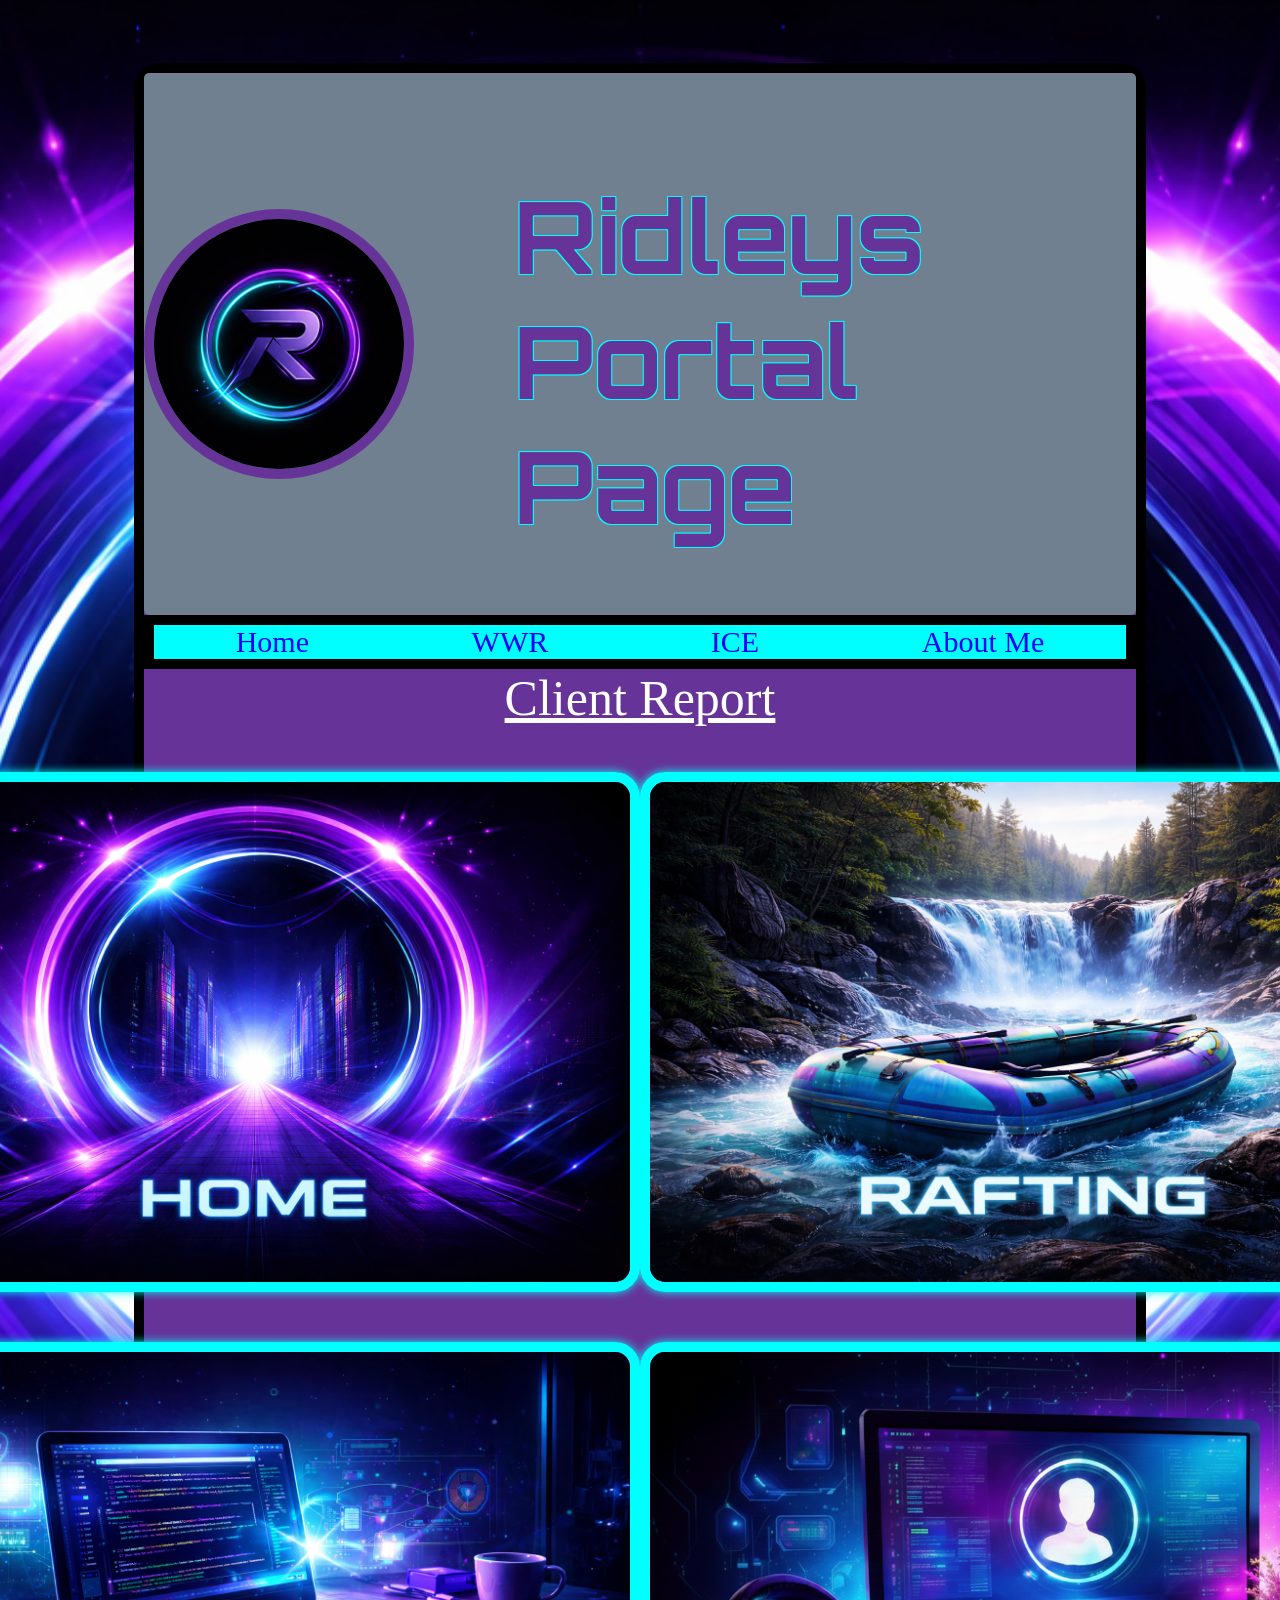
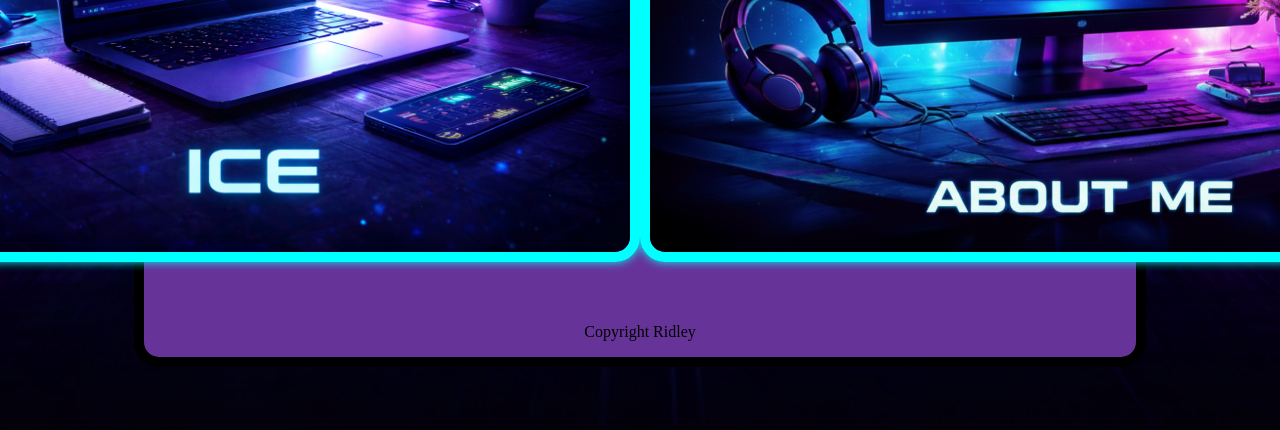
<file: index.html>
<!DOCTYPE html>
<html lang="en">
<head>
    <meta charset="UTF-8">
    <meta name="viewport" content="width=device-width, initial-scale=1.0">
    <link rel="stylesheet" href="styles/styles.css">
    <link href="https://fonts.googleapis.com/css2?family=Orbitron:wght@400;600;700&family=Exo+2:wght@300;400;600;700&family=Inter:wght@300;400;500;600&family=Saira+Semi+Condensed:wght@400;600&display=swap" rel="stylesheet">
    <title>Ridley's Portal Page</title>
</head>
<body>
    <div id="wrapper">
        <header>
            <img id="logo" src="images/rf_logo.png" alt="Logo">
            <h1>Ridleys Portal Page</h1>
        </header>
        <nav>
            <a href="index.html">Home</a>
            <a href="wwr/index.html">WWR</a>
            <a href="ice.html">ICE</a>
            <a href="">About Me</a>
        </nav>
        <main>
            <div id="center-wrapper">
                <a id="client_link" href="client_report.html" style="font-size: 50px; align-self: center;" >Client Report</a>
            </div>
            <section>
                <img class='nav' href="" src="images/home.png" alt="">
                <img class='nav' href="" src="images/rafting.png" alt="">
                <img class='nav' href="" src="images/ice.png" alt="">
                <img class='nav' href="" src="images/about.png" alt="">
            </section>
        </main>
        <footer>
            <p>Copyright Ridley</p>
        </footer>
    </div>
</body>
</html>
</file>
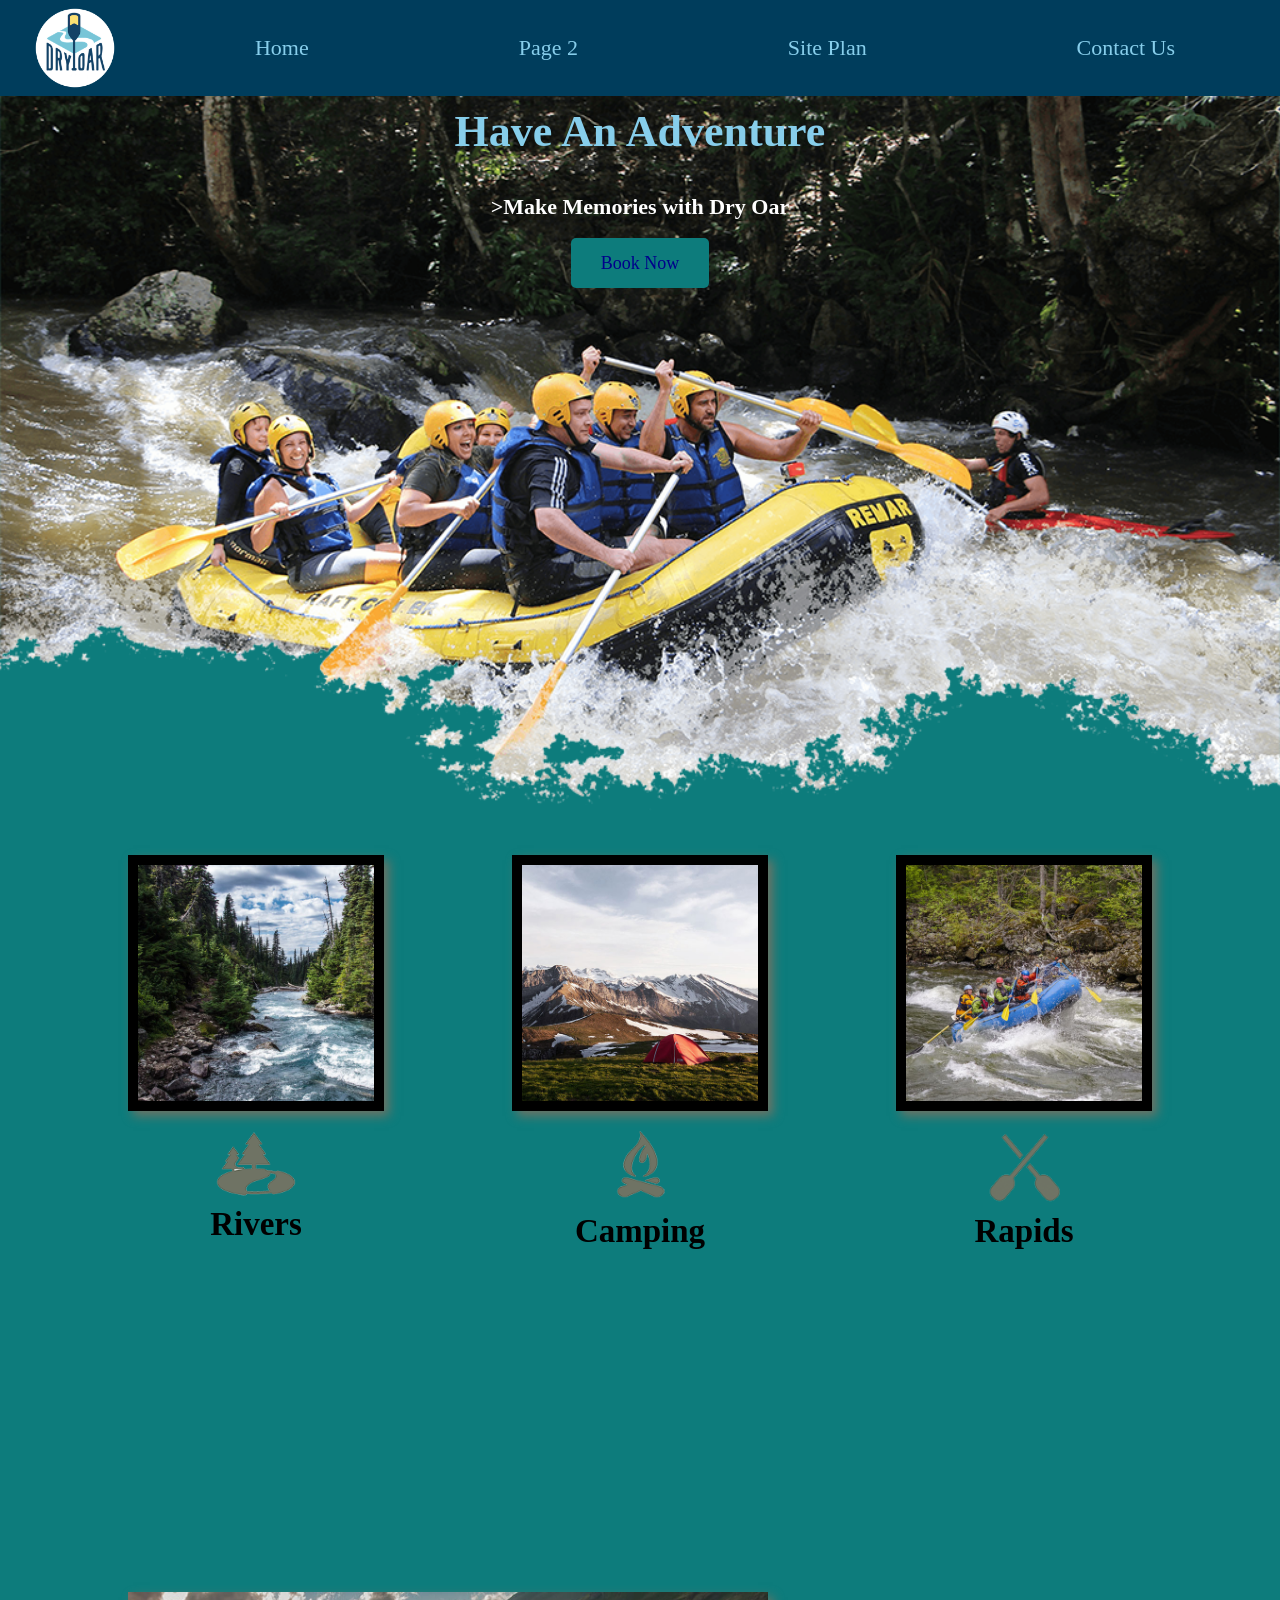
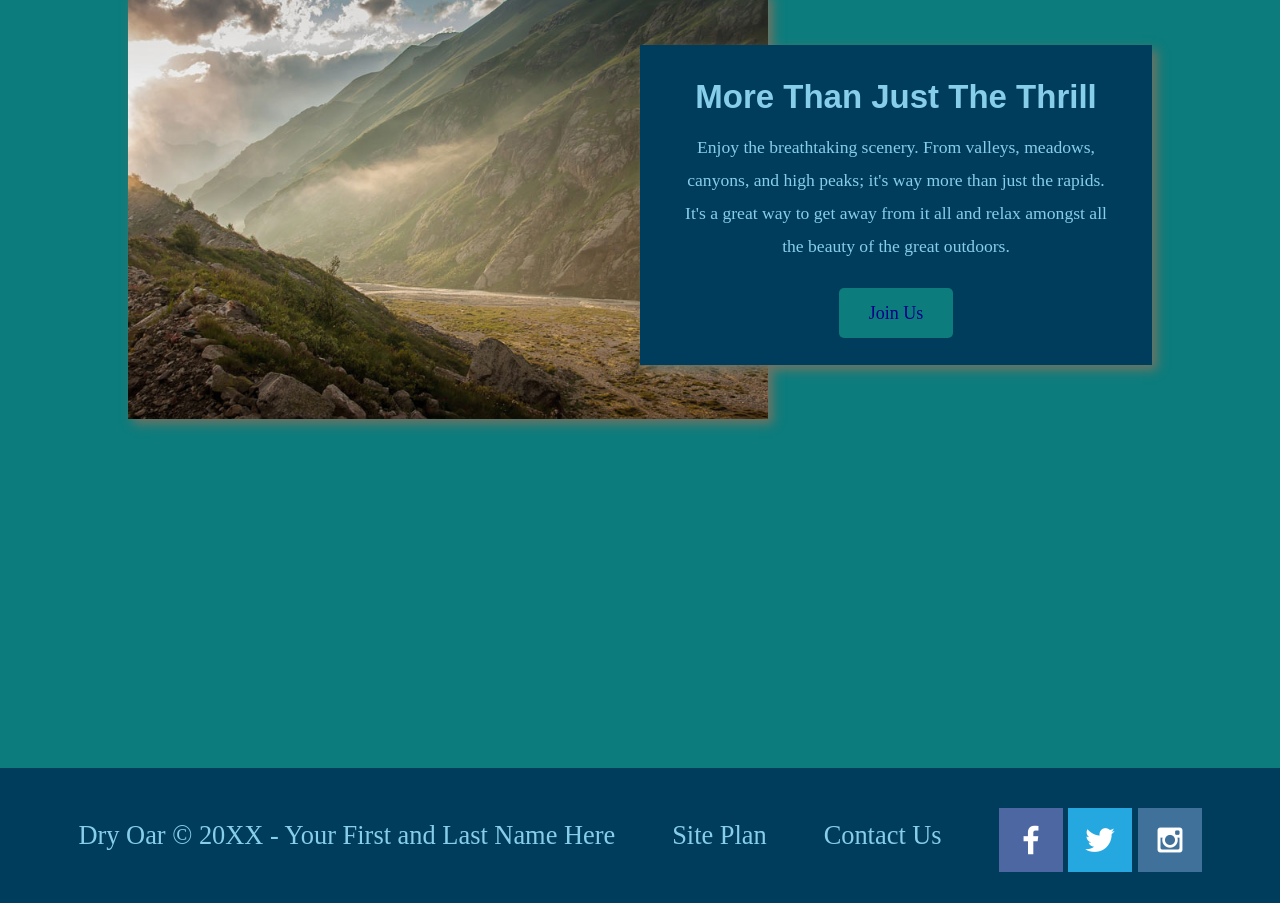
<file: wwr/index.html>
<!DOCTYPE html>
<html lang="en">

<head>
    <meta charset="UTF-8">
    <meta name="viewport" content="width=device-width, initial-scale=1.0">
    <title>Whitewater Rafting Vacations | Dry Oar Boating | Home</title>
    <link rel="stylesheet" href="styles/style.css">
</head>

<body>
    <div id="content">
        <header>
            <a href="index.html" id="logo_link">
                <img class="logo" src="images/logo.png" alt="Dry Oar Logo">
            </a>
            <nav>
                <a href="index.html">Home</a>
                <a href="#">Page 2</a>
                <a href="site-plan-rafting.html">Site Plan</a>
                <a href="contactus.html">Contact Us</a>
            </nav>
        </header>
        <div id="hero">
            <div id="hero-box">
                <img id="hero-img" src="images/hero.png" alt="People enjoying rafting">
            </div>
            <section id="hero-msg">
                <h1 class="home-title">Have An Adventure</h1>
                <h4>>Make Memories with Dry Oar</h4>
                <div class="button-box">
                    <a class="book" href="rates
                .html">Book Now</a>
                </div>
            </section>
        </div>
        <main class="home-grid">
            <section class="rivers-card">
                <img class="card-img" src="images/rivers.jpg" alt="river in forest">
                <img class="icon" src="images/river_icon.png" alt="river icon">
                <h2>Rivers</h2>
            </section>
            <section class="camping-card">
                <img class="card-img" src="images/camping.jpg" alt="tent in mountains">
                <img class="icon" src="images/fire_icon.png" alt="fire icon">
                <h2>Camping</h2>
            </section>
            <section class="rapids-card">
                <img class="card-img" src="images/rapids.jpg" alt="oars icon">
                <img class="icon" src="images/oars.png" alt="oar icon">
                <h2>Rapids</h2>
            </section>
            <div id="background"></div>
            <img class="mountains" src="images/mountains.jpg" alt="Misty Mountains">
            <section class="msg">
                <h2>More Than Just The Thrill</h2>
                <p>Enjoy the breathtaking scenery. From valleys, meadows, canyons, and high peaks; it's way more than
                    just the rapids. It's a great way to get away from it all and relax amongst all the beauty of the
                    great outdoors.</p>
                <a class="join" href="rivers.html">Join Us
                </a>
            </section>
        </main>
        <footer>
            <p>Dry Oar &copy; 20XX - Your First and Last Name Here</p>
            <p><a href="site-plan-rafting.html">Site Plan</a></p>
            <p><a href="contanctus.html">Contact Us</a></p>
            <div class="social">
                <a href="https://facebook.com" target="_blank">
                    <img src="images/facebook.png" alt="fb icon">
                </a>
                <a href="https://twitter.com" target="_blank">
                    <img src="images/twitter.png" alt="twitter icon">
                </a>
                <a href="https://instagram.com" target="_blank">
                    <img src="images/instagram.png" alt="intagram icon">
                </a>
            </div>
        </footer>
    </div>
</body>

</html>
</file>
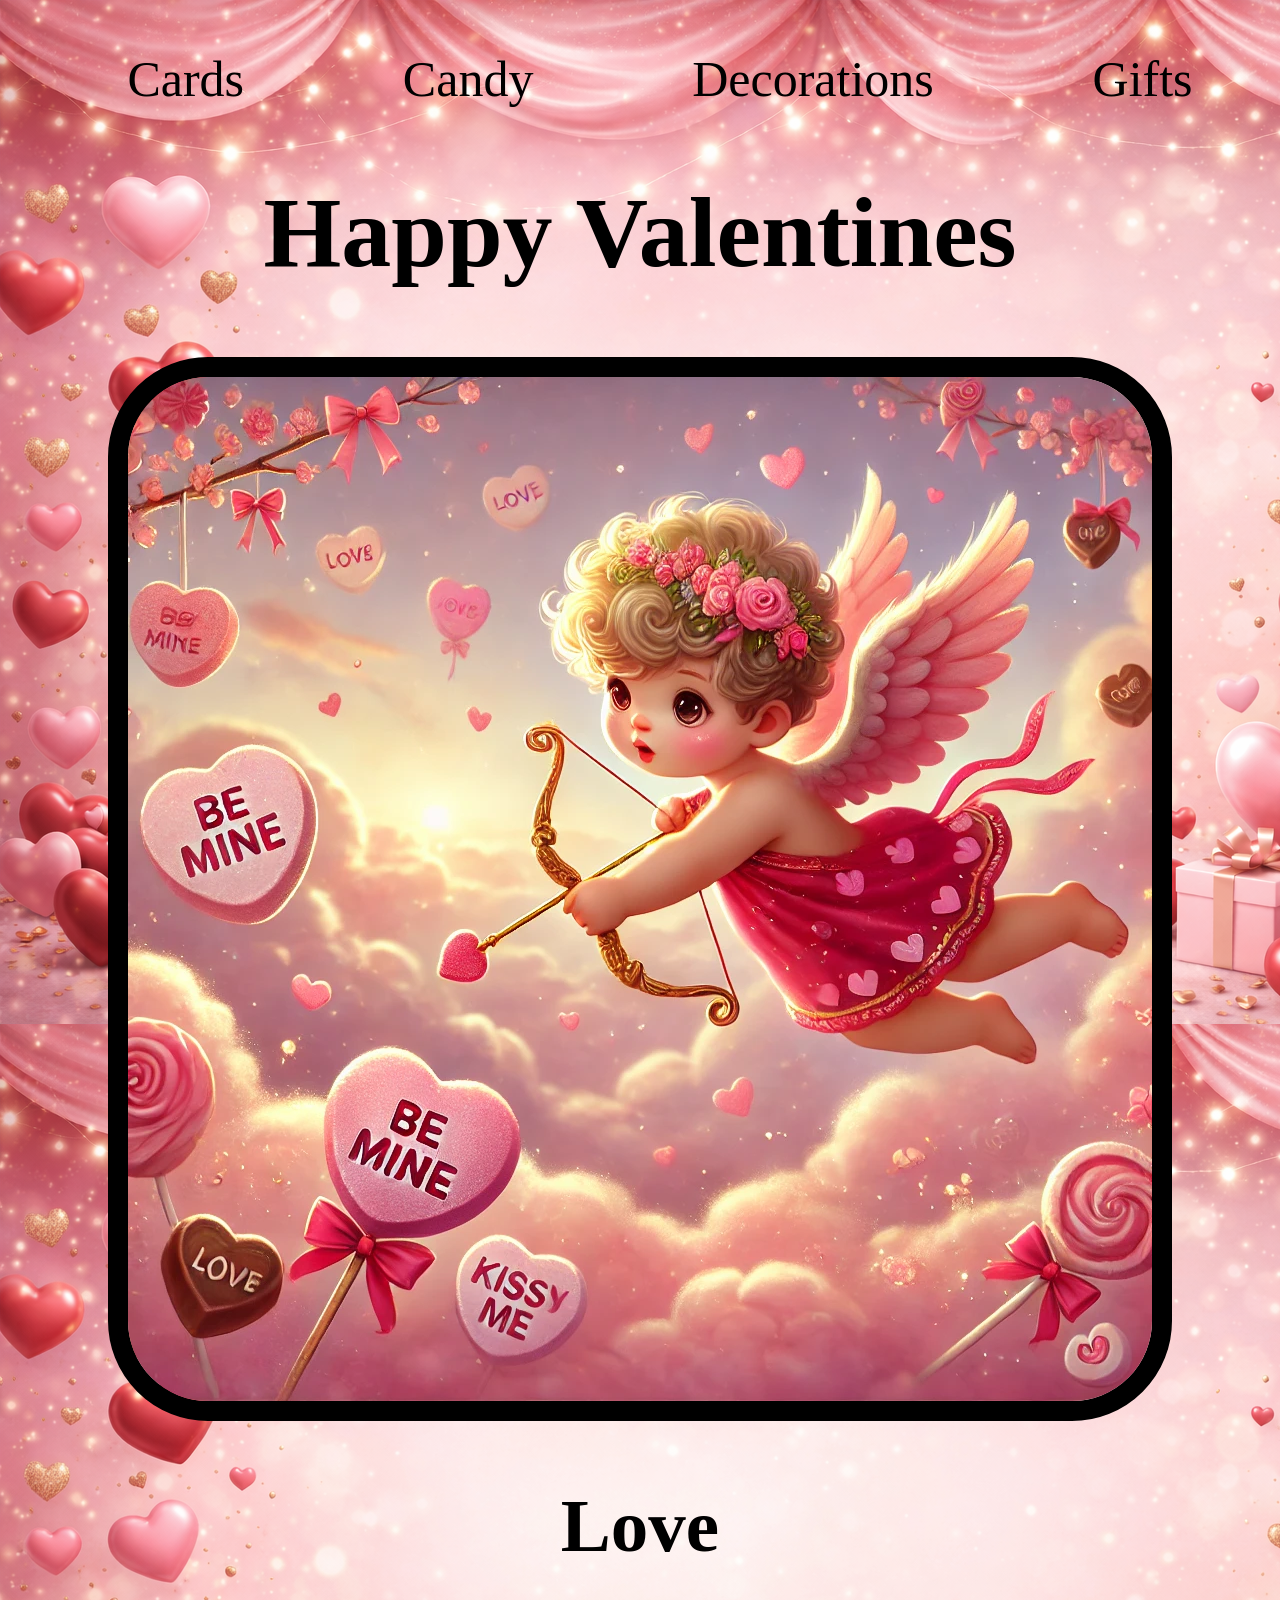
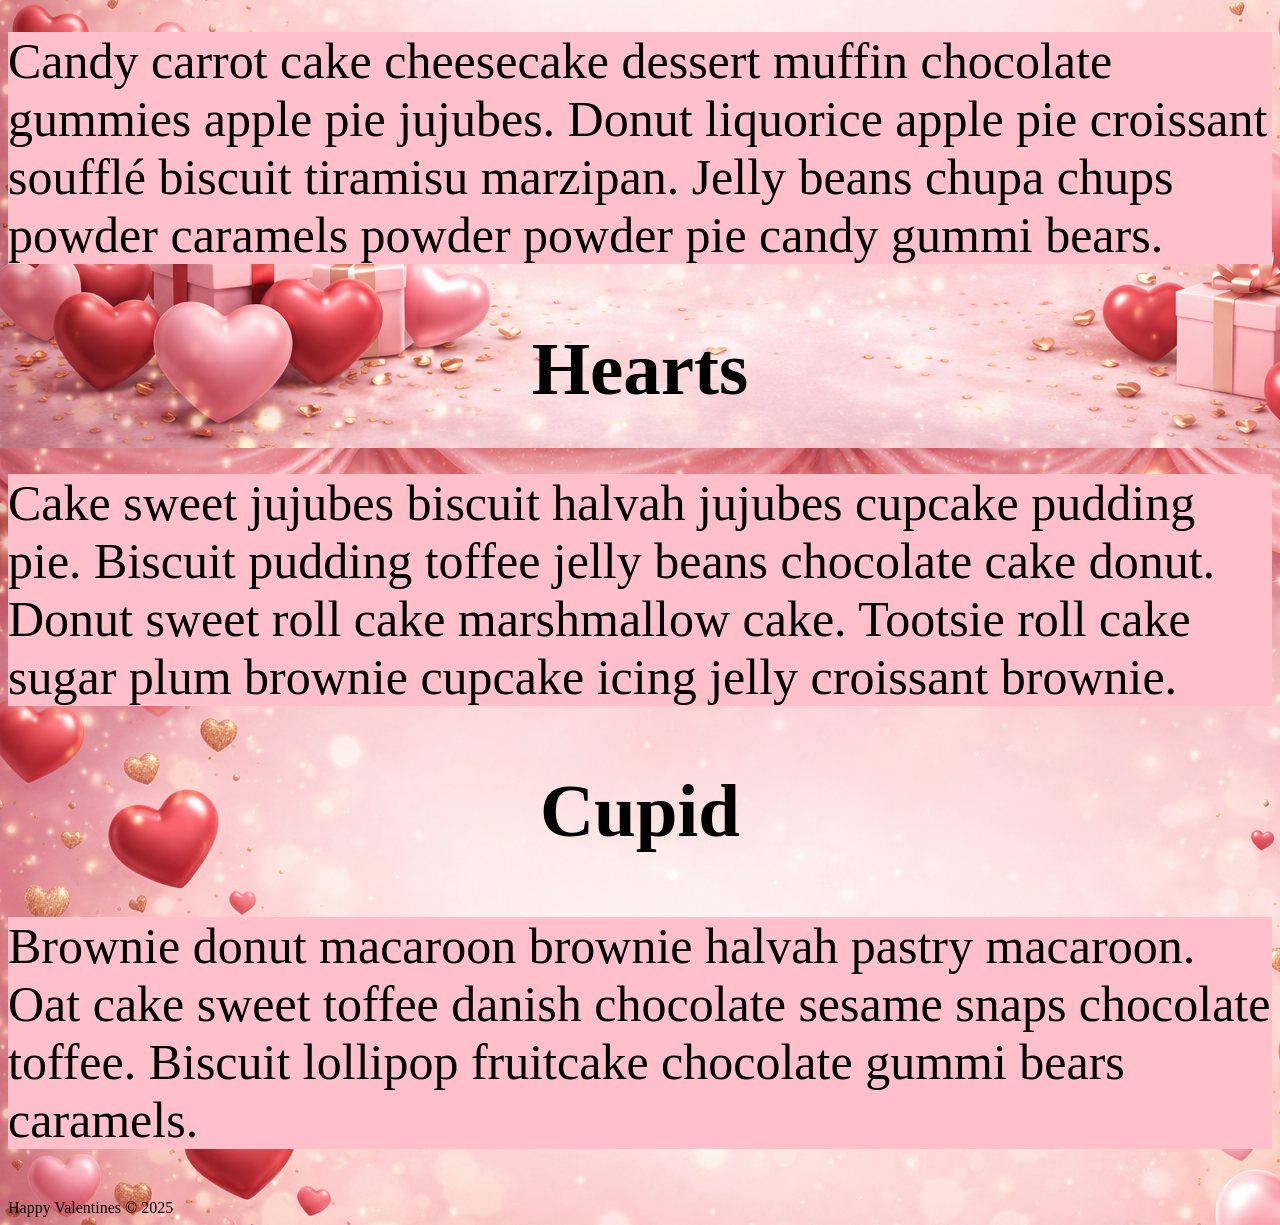
<file: ice/holiday_page_valentines/index.html>
<!DOCTYPE html>
<html lang="en">

<head>
    <meta charset="UTF-8">
    <meta name="viewport" content="width=device-width, initial-scale=1.0">
    <title>Happy Valentines Page</title>
    <link rel="stylesheet" href="styles/styles.css">
</head>

<body>
    <div id="wrapper">
        <header>
            <nav>
                <ul>
                    <li>Cards</li>
                    <li>Candy</li>
                    <li>Decorations</li>
                    <li>Gifts</li>
                </ul>
            </nav>
        </header>
        <main>
            <h1>Happy Valentines</h1>
            <img src="images/valentines.png">
            <section>
                <h2>Love</h2>
                <p>Candy carrot cake cheesecake dessert muffin chocolate gummies apple
                    pie jujubes. Donut liquorice apple pie croissant soufflé biscuit
                    tiramisu marzipan. Jelly beans chupa chups powder caramels powder
                    powder pie candy gummi bears. </p>
            </section>
            <section>
                <h2>Hearts</h2>
                <p>Cake sweet jujubes biscuit halvah jujubes cupcake pudding pie. Biscuit
                    pudding toffee jelly beans chocolate cake donut. Donut sweet roll cake
                    marshmallow cake. Tootsie roll cake sugar plum brownie cupcake icing
                    jelly croissant brownie.</p>
            </section>
            <section>
                <h2>Cupid</h2>
                <p>Brownie donut macaroon brownie halvah pastry macaroon. Oat cake sweet
                    toffee danish chocolate sesame snaps chocolate toffee. Biscuit lollipop
                    fruitcake chocolate gummi bears caramels.</p>
            </section>
        </main>
        <footer>
            Happy Valentines &copy; 2025
        </footer>
    </div>
</body>

</html>
</file>
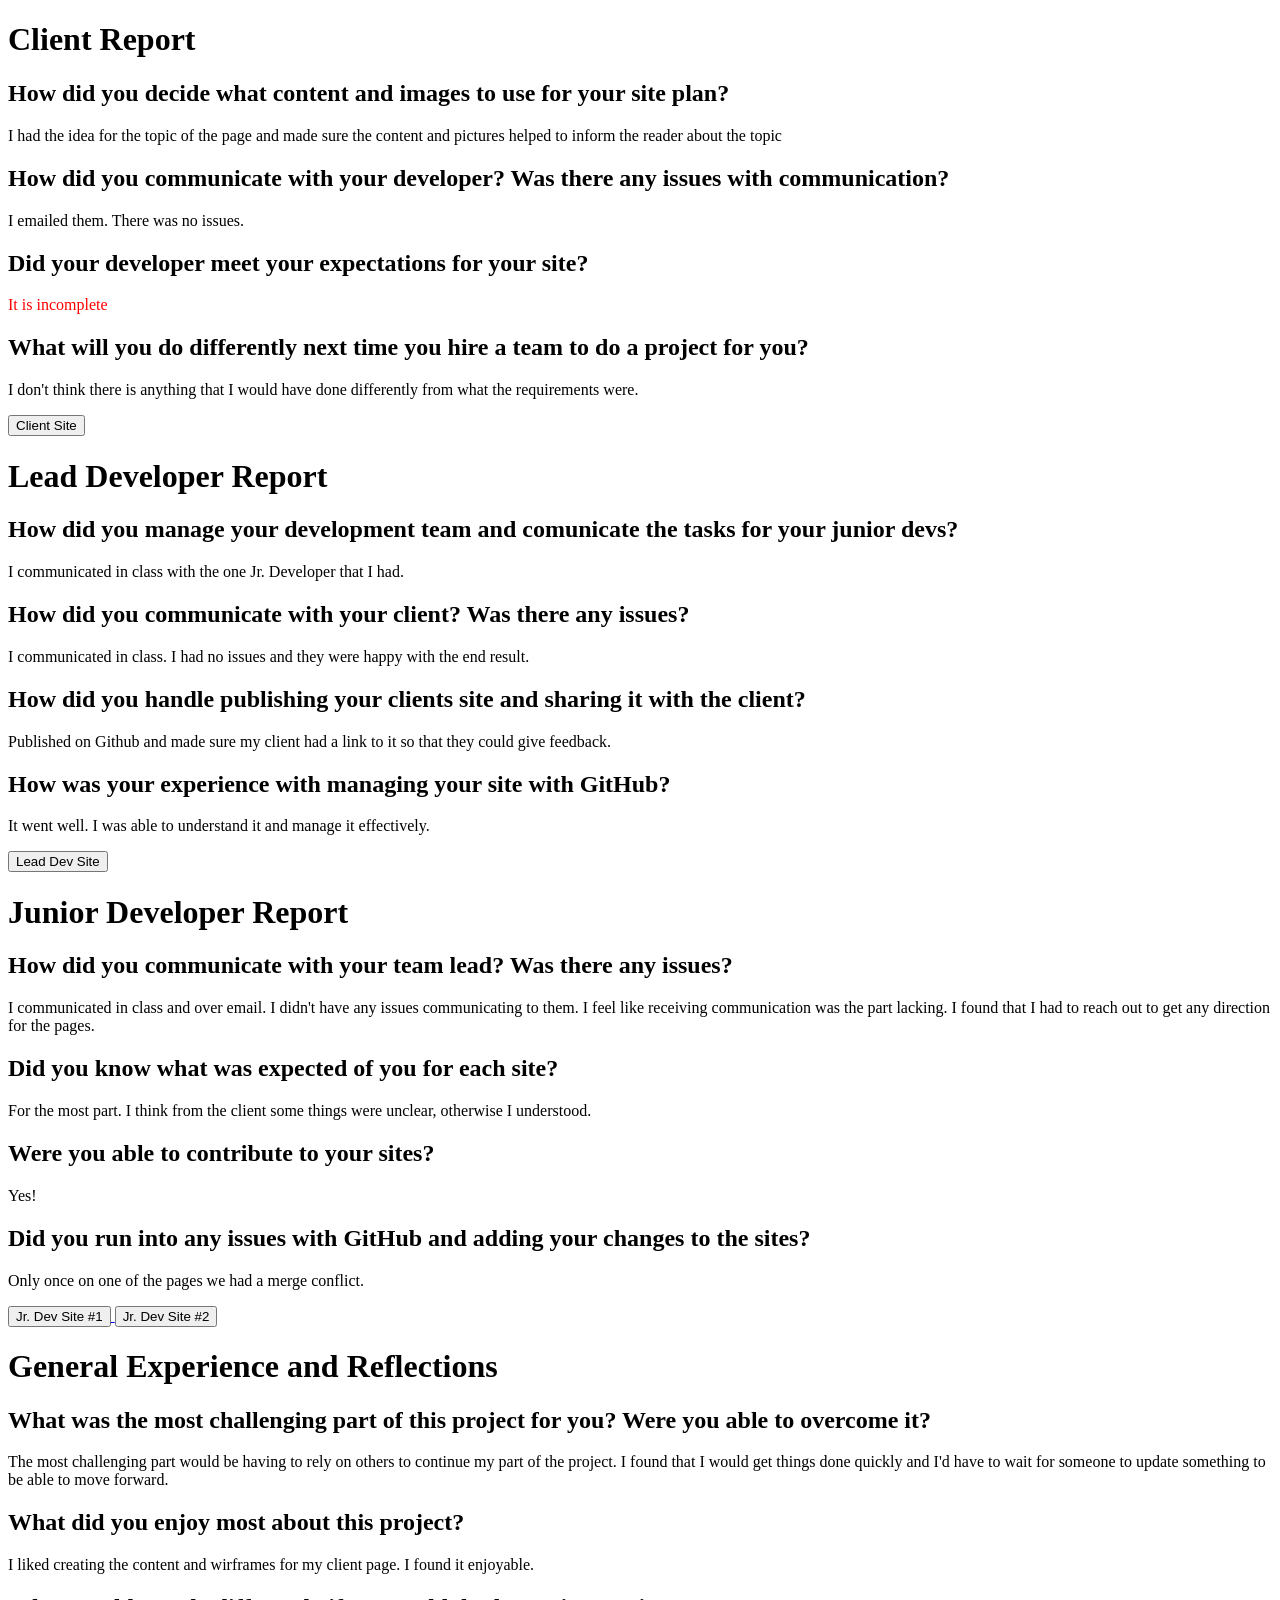
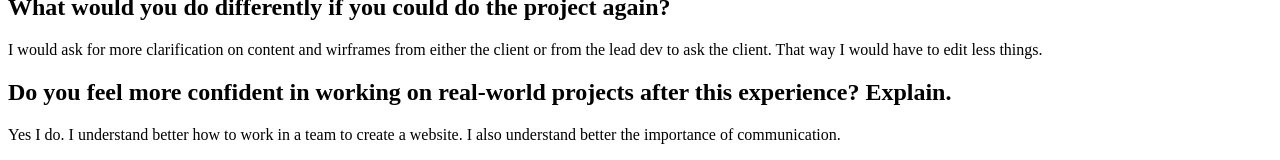
<file: client_report.html>
<!DOCTYPE html>
<html lang="en">
<head>
    <meta charset="UTF-8">
    <meta name="viewport" content="width=device-width, initial-scale=1.0">

    <style>
        .missing {
            color: red;
        }
    </style>

    <title>Client Report</title>
</head>
<body>
    <h1>Client Report</h1>

    <h2>How did you decide what content and images to use for your site plan?</h2>
    <p>I had the idea for the topic of the page and made sure the content and pictures helped to inform the reader about the topic</p>

    <h2>How did you communicate with your developer? Was there any issues with communication?</h2>
    <p>I emailed them. There was no issues.</p>

    <h2>Did your developer meet your expectations for your site?</h2>
    <p class="missing">It is incomplete</p>

    <h2>What will you do differently next time you hire a team to do a project for you?</h2>
    <p>I don't think there is anything that I would have done differently from what the requirements were.</p>

    <a href="https://fairfauxsalmon.github.io/wdd130-furrows/">
        <button>Client Site</button>
    </a>
    

    <h1>Lead Developer Report</h1>

    <h2>How did you manage your development team and comunicate the tasks for your junior devs?</h2>
    <p>I communicated in class with the one Jr. Developer that I had.</p>

    <h2>How did you communicate with your client? Was there any issues?</h2>
    <p>I communicated in class. I had no issues and they were happy with the end result.</p>

    <h2>How did you handle publishing your clients site and sharing it with the client?</h2>
    <p>Published on Github and made sure my client had a link to it so that they could give feedback.</p>

    <h2>How was your experience with managing your site with GitHub?</h2>
    <p>It went well. I was able to understand it and manage it effectively.</p>

    <a href="https://yeldir12.github.io/wdd130-sturgeon/">
        <button>Lead Dev Site</button>
    </a>


    <h1>Junior Developer Report</h1>

    <h2>How did you communicate with your team lead? Was there any issues?</h2>
    <p>I communicated in class and over email. I didn't have any issues communicating to them. I feel like receiving communication was the part lacking. I found that I had to reach out to get any direction for the pages. </p>

    <h2>Did you know what was expected of you for each site?</h2>
    <p>For the most part. I think from the client some things were unclear, otherwise I understood.</p>

    <h2>Were you able to contribute to your sites?</h2>
    <p>Yes!</p>

    <h2>Did you run into any issues with GitHub and adding your changes to the sites?</h2>
    <p>Only once on one of the pages we had a merge conflict.</p>

    <a href="https://maximushancockimus.github.io/wdd130-chacon/">
        <button>Jr. Dev Site #1</button>
    </a>
    <a href="https://ell24035-hue.github.io/wdd130-clark/">
        <button>Jr. Dev Site #2</button>
    </a>


    <h1>General Experience and Reflections</h1>

    <h2>What was the most challenging part of this project for you? Were you able to overcome it?</h2>
    <p>The most challenging part would be having to rely on others to continue my part of the project. I found that I would get things done quickly and I'd have to wait for someone to update something to be able to move forward.</p>

    <h2>What did you enjoy most about this project?</h2>
    <p>I liked creating the content and wirframes for my client page. I found it enjoyable.</p>

    <h2>What would you do differently if you could do the project again?</h2>
    <p>I would ask for more clarification on content and wirframes from either the client or from the lead dev to ask the client. That way I would have to edit less things.</p>

    <h2>Do you feel more confident in working on real-world projects after this experience? Explain.</h2>
    <p>Yes I do. I understand better how to work in a team to create a website. I also understand better the importance of communication.</p>
</body>
</html>
</file>
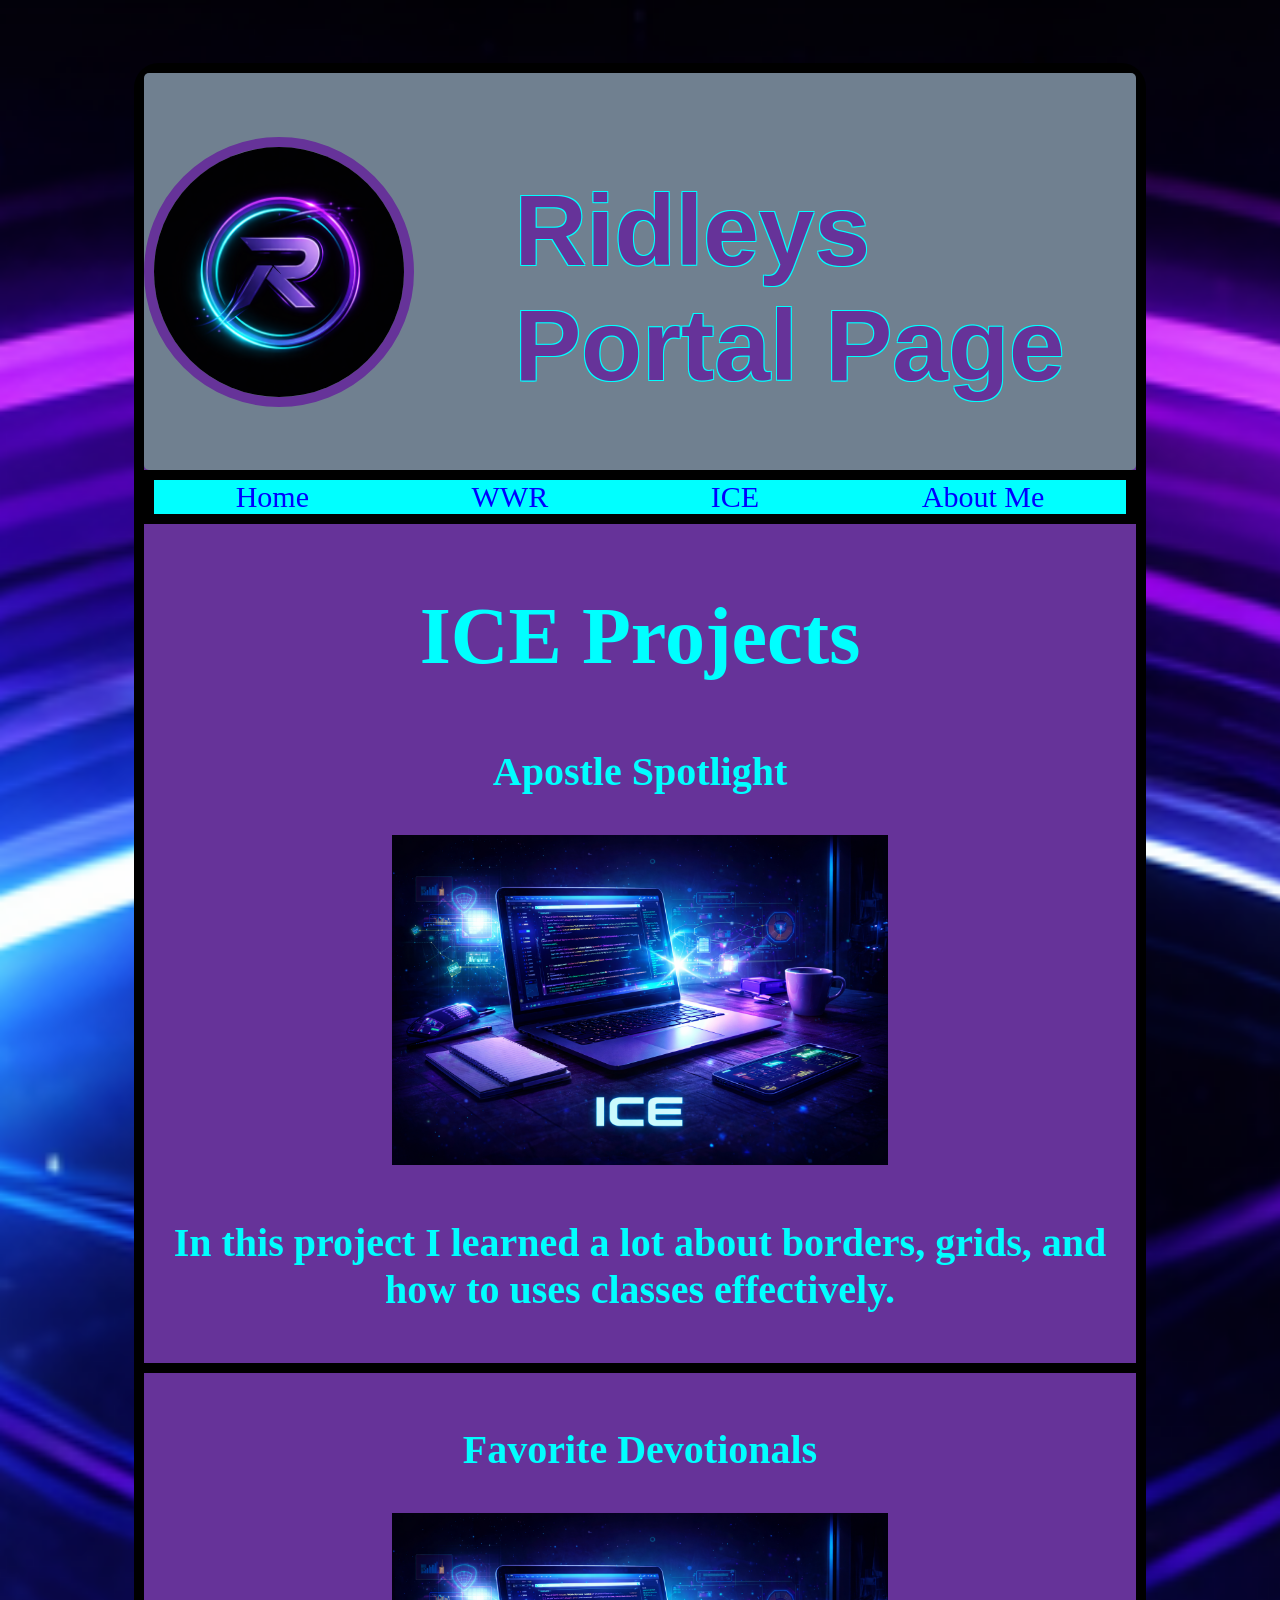
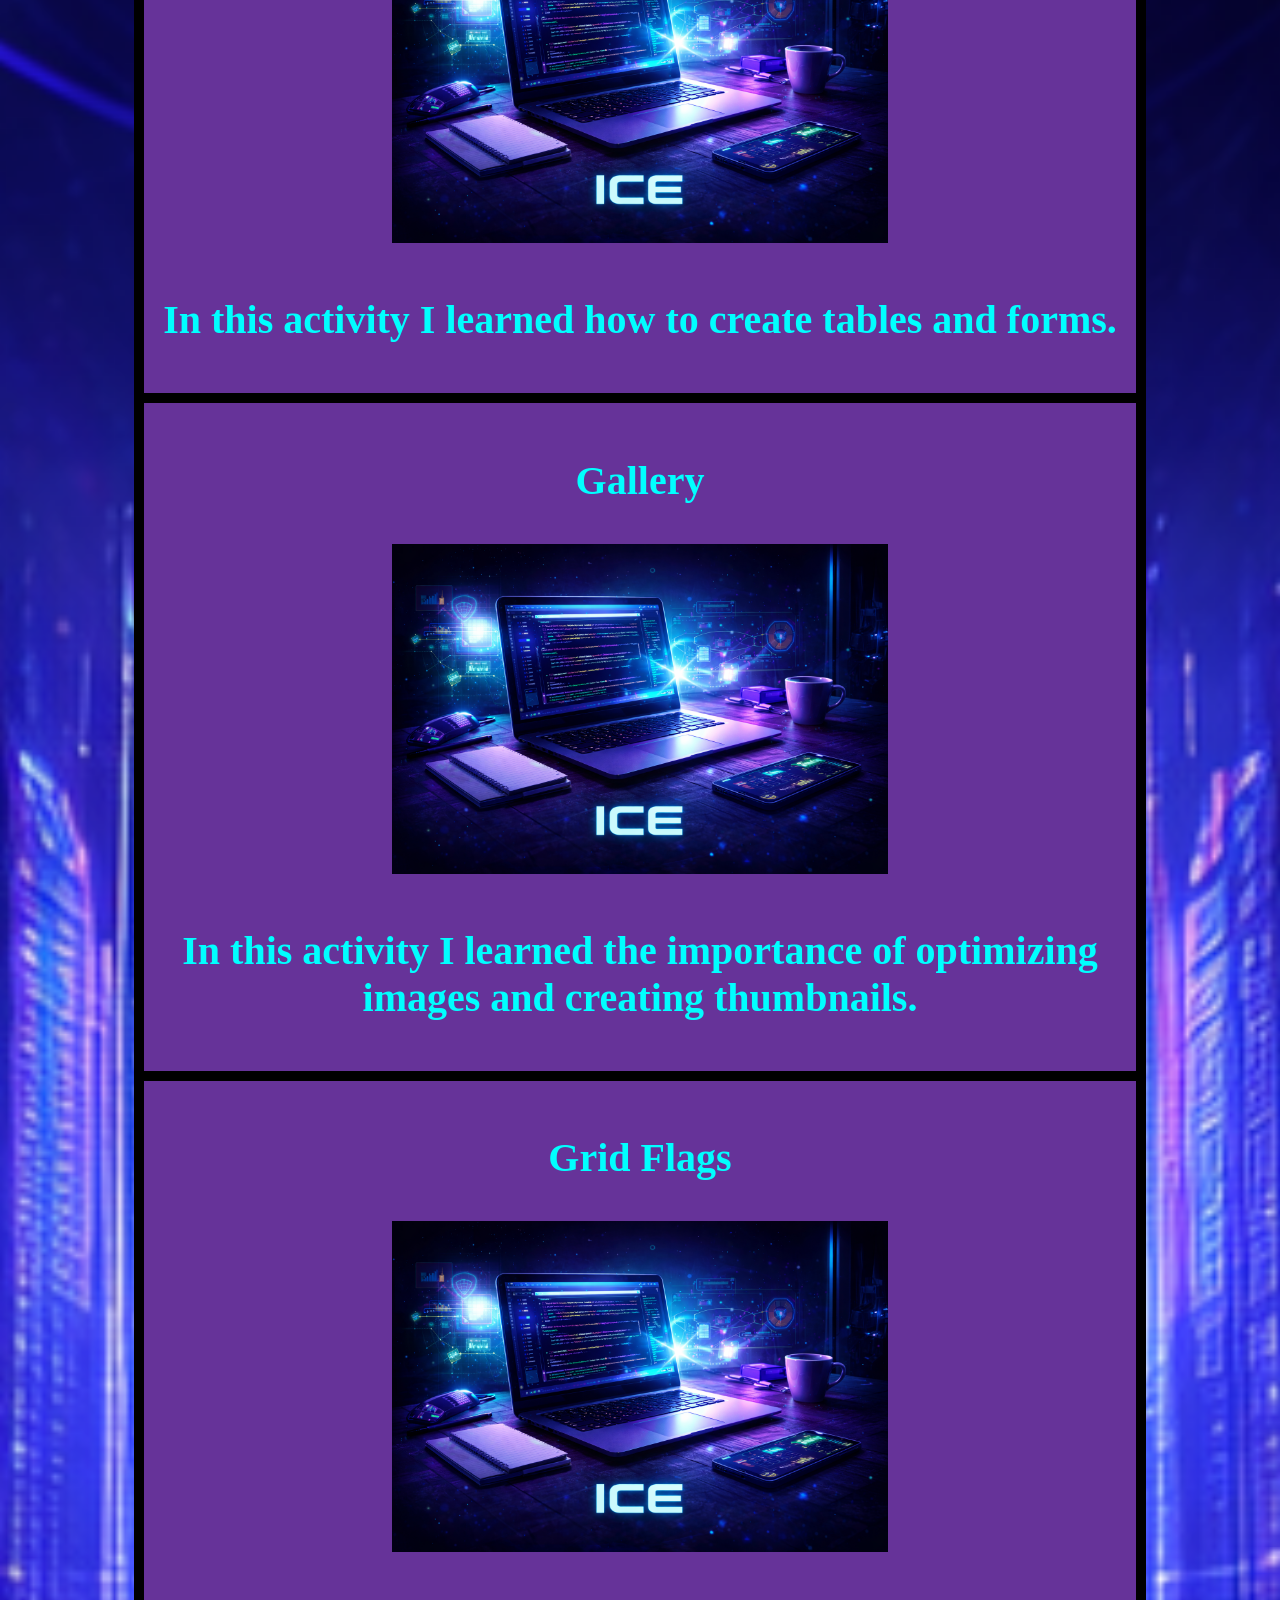
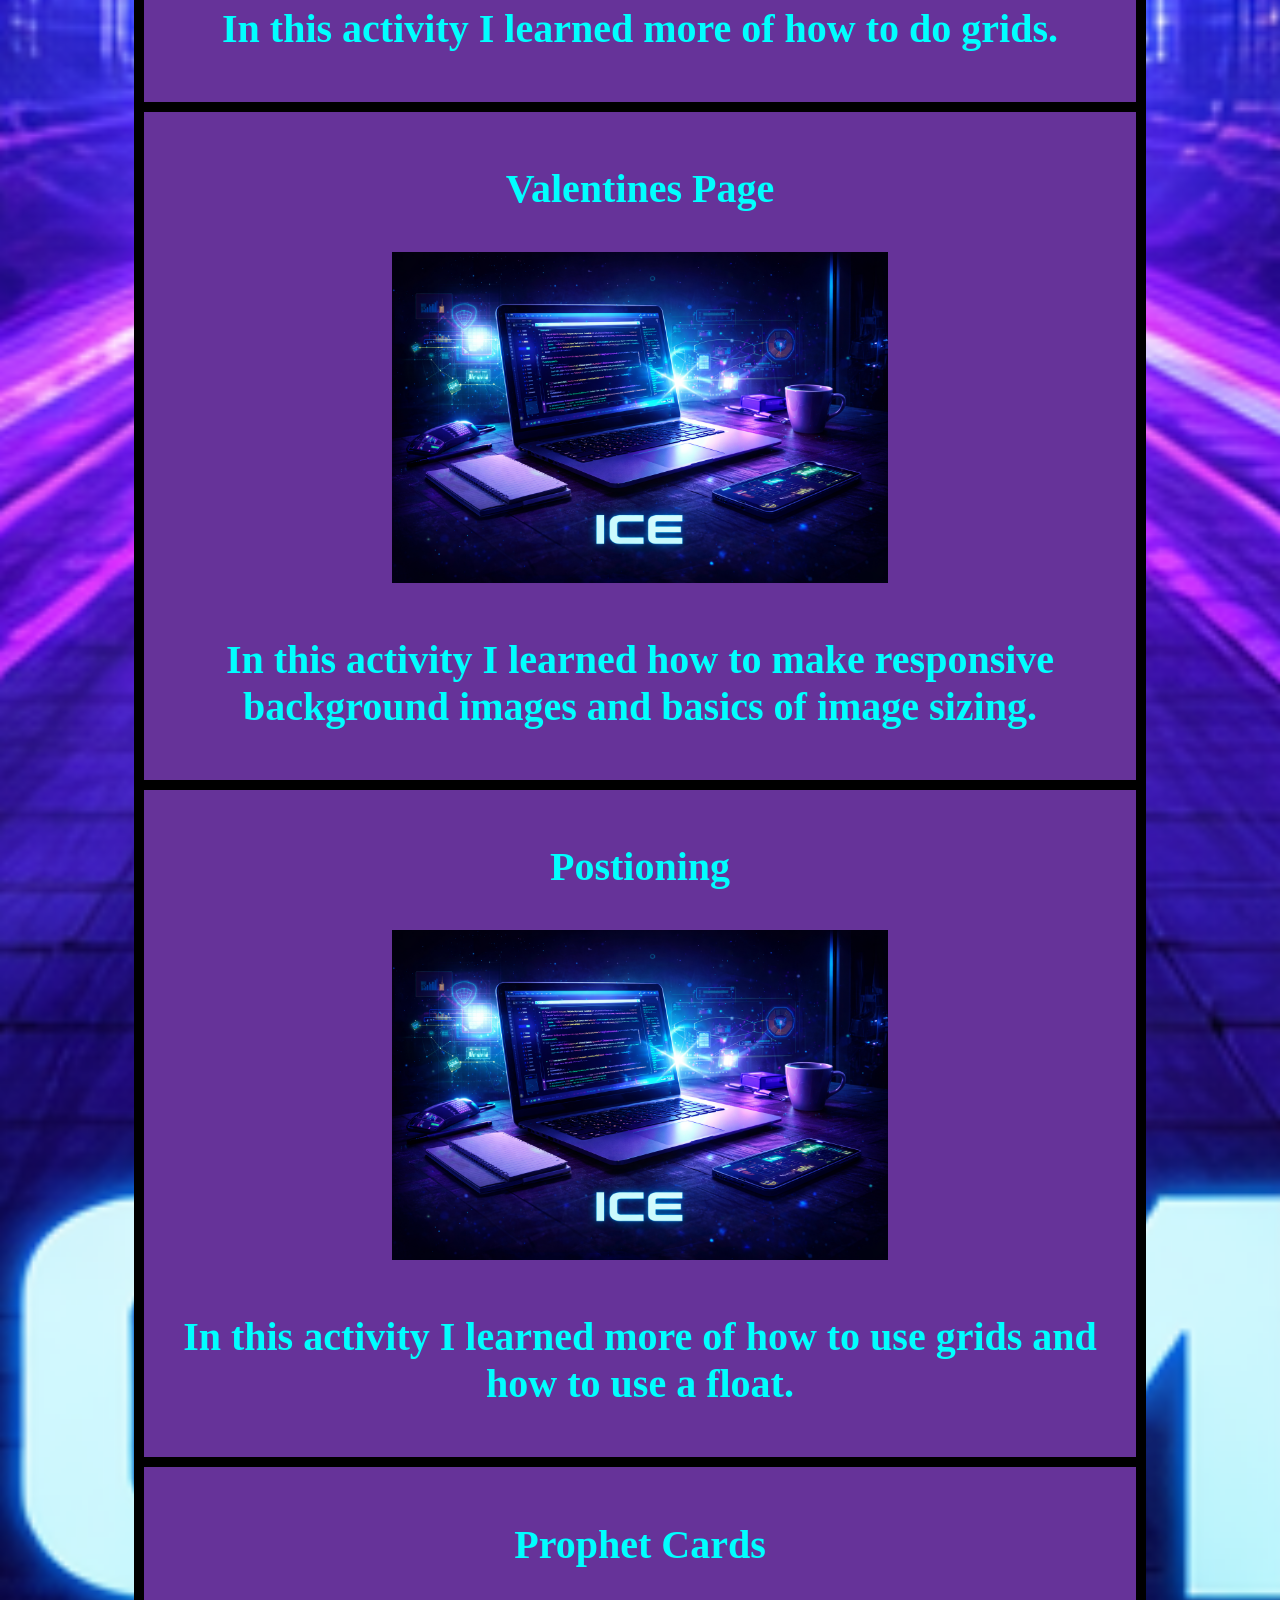
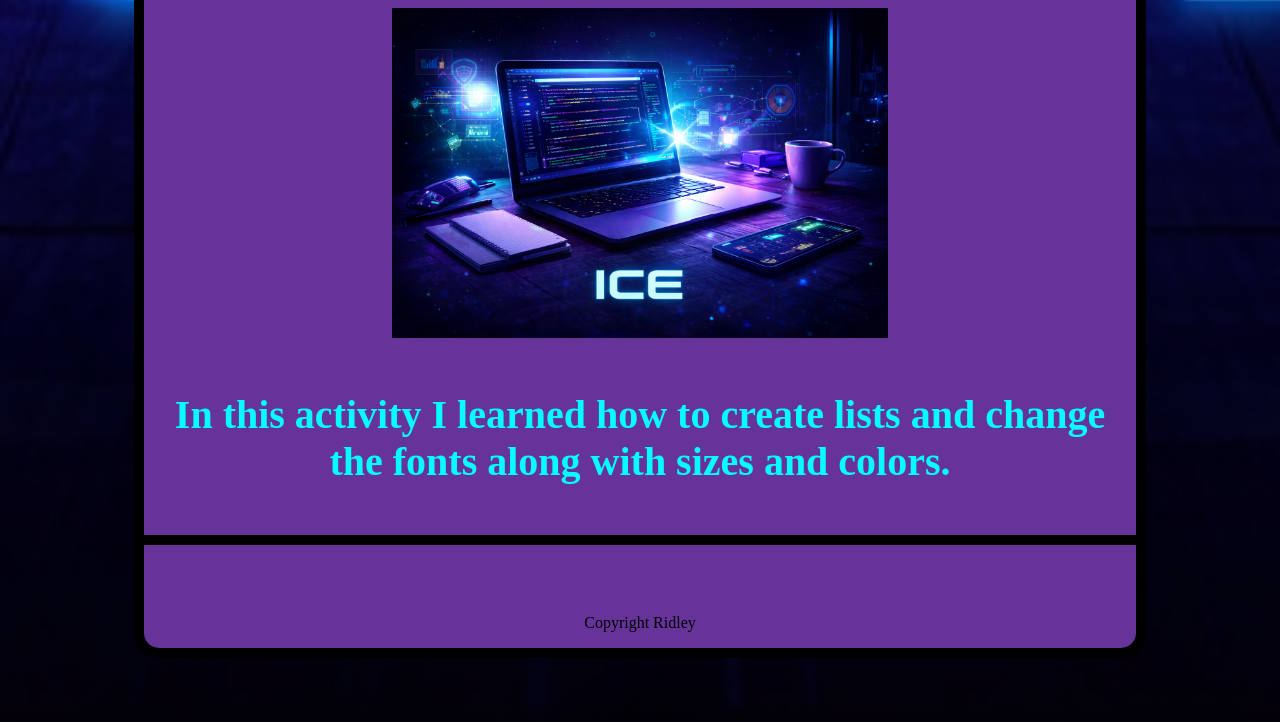
<file: ice.html>
<!DOCTYPE html>
<html lang="en">
<head>
    <meta charset="UTF-8">
    <meta name="viewport" content="width=device-width, initial-scale=1.0">
    <link rel="stylesheet" href="/styles/styles.css">
    <link href="https://fonts.googleapis.com/css2?family=Orbitron:wght@400;600;700&family=Exo+2:wght@300;400;600;700&family=Inter:wght@300;400;500;600&family=Saira+Semi+Condensed:wght@400;600&display=swap">
    <title>In Class Exercises</title>
</head>
<body>
    <div id="wrapper">
        <header>
            <img id="logo" src="images/rf_logo.png" alt="Logo">
            <h1>Ridleys Portal Page</h1>
        </header>
        <nav>
            <a href="index.html">Home</a>
            <a href="wwr/index.html">WWR</a>
            <a href="ice/">ICE</a>
            <a href="">About Me</a>
        </nav>
        <main>
            <h2>ICE Projects</h2>
            <div id="ice_main">
                <div class="ice_exersizes">
                    <h3>Apostle Spotlight</h3>
                    <a href="ice/apostle_spotlight/apostles.html"><img class="ice" src="images/ice.png"></a>
                    <h4>In this project I learned a lot about borders, grids, and how to uses classes effectively.</h4>
                </div>
                <div class="ice_exersizes">
                    <h3>Favorite Devotionals</h3>
                    <a href="ice/favorite_devo/favdevo.html"><img class="ice" src="images/ice.png"></a>
                    <h4>In this activity I learned how to create tables and forms.</h4>
                </div>
                <div class="ice_exersizes">
                    <h3>Gallery</h3>
                    <a href="ice/gallery/gallery.html" target="_blank"><img class="ice" src="images/ice.png"></a>
                    <h4>In this activity I learned the importance of optimizing images and creating thumbnails.</h4>
                </div>
                <div class="ice_exersizes">
                    <h3>Grid Flags</h3>
                    <a href="ice/grid_flags/flags.html" target="_blank"><img class="ice" src="images/ice.png"></a>
                    <h4>In this activity I learned more of how to do grids.</h4>
                </div>
                <div class="ice_exersizes">
                    <h3>Valentines Page</h3>
                    <a href="ice/holiday_page_valentines/index.html" target="_blank"><img class="ice" src="images/ice.png"></a>
                    <h4>In this activity I learned how to make responsive background images and basics of image sizing.</h4>
                </div>
                <div class="ice_exersizes">
                    <h3>Postioning</h3>
                    <a href="ice/positioning/positioning.html" target="_blank"><img class="ice" src="images/ice.png"></a>
                    <h4>In this activity I learned more of how to use grids and how to use a float.</h4>
                </div>
                <div class="ice_exersizes">
                    <h3>Prophet Cards</h3>
                    <a href="ice/prophet_cards/oaks.html" target="_blank"><img class="ice" src="images/ice.png"></a>
                    <h4>In this activity I learned how to create lists and change the fonts along with sizes and colors.</h4>
                </div>
            </div>
        </main>
        <footer>
            <p>Copyright Ridley</p>
        </footer>
    </div>
</body>
</html>
</file>
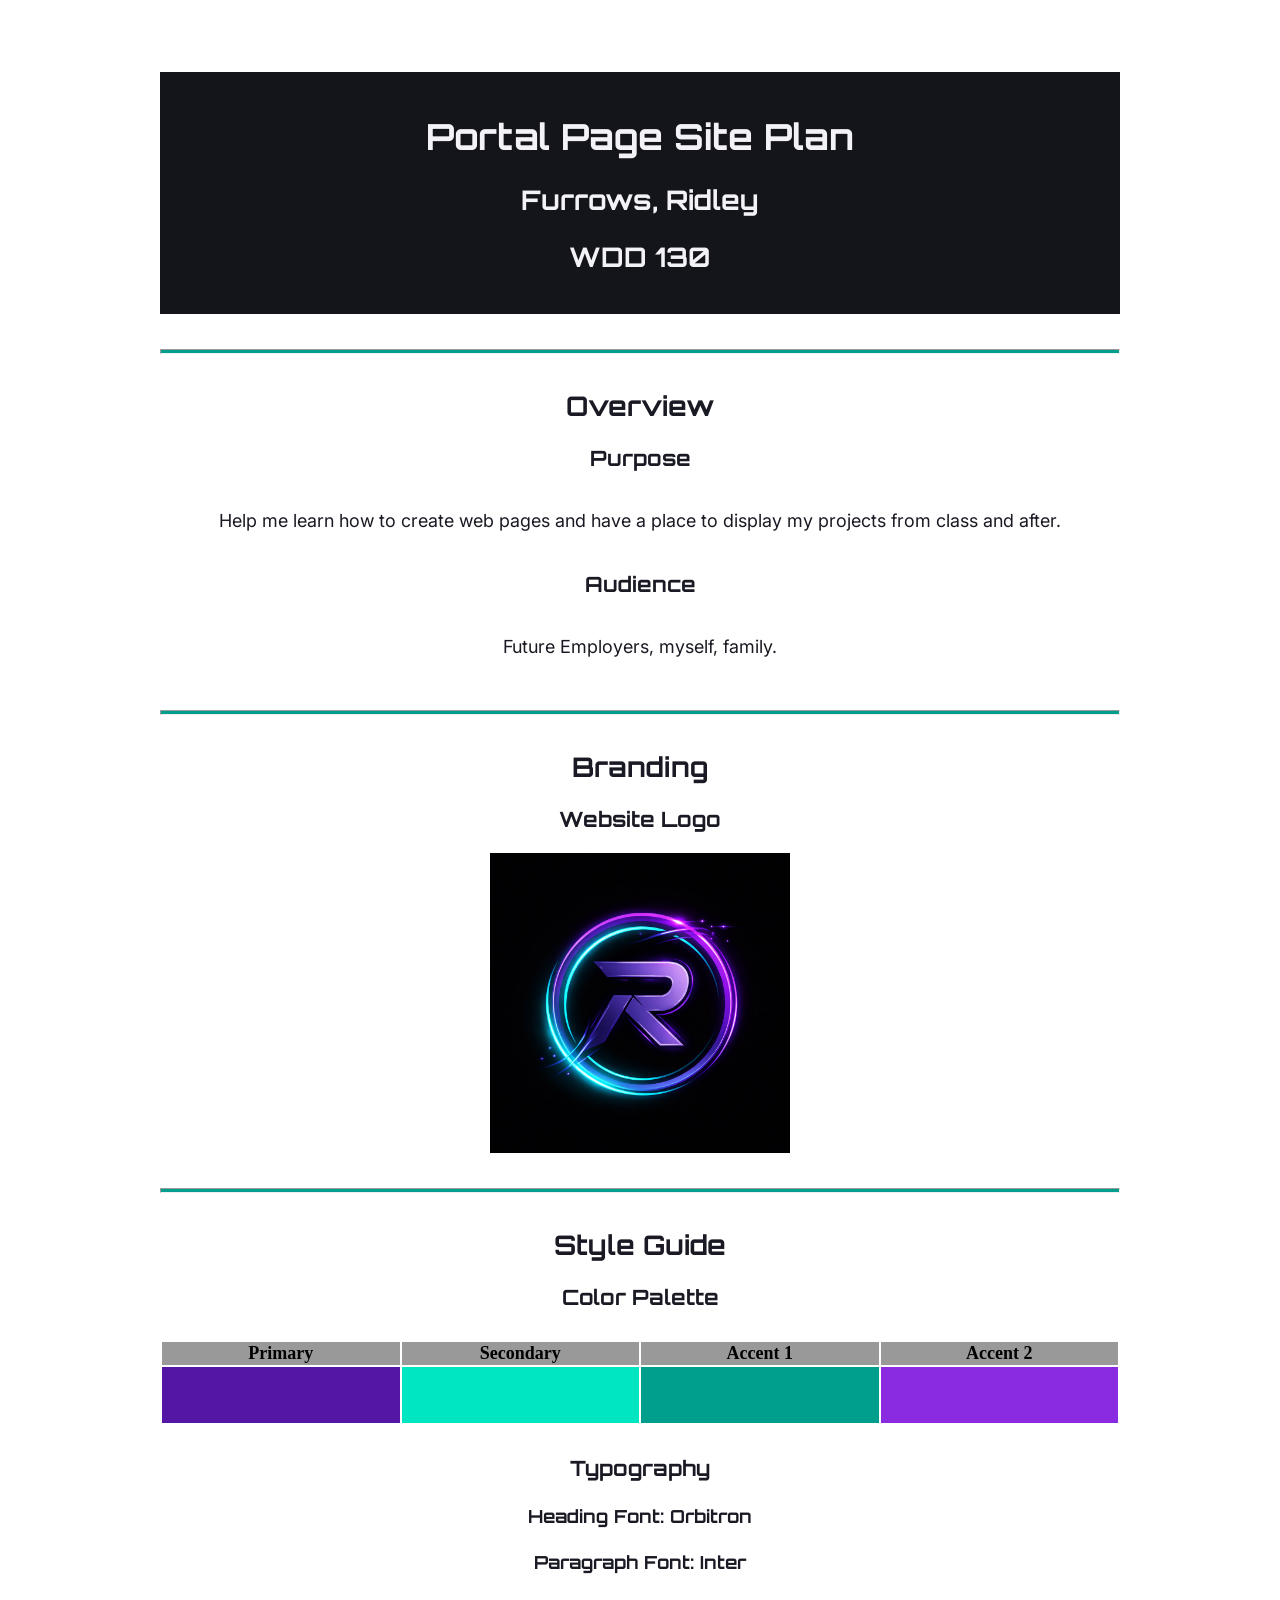
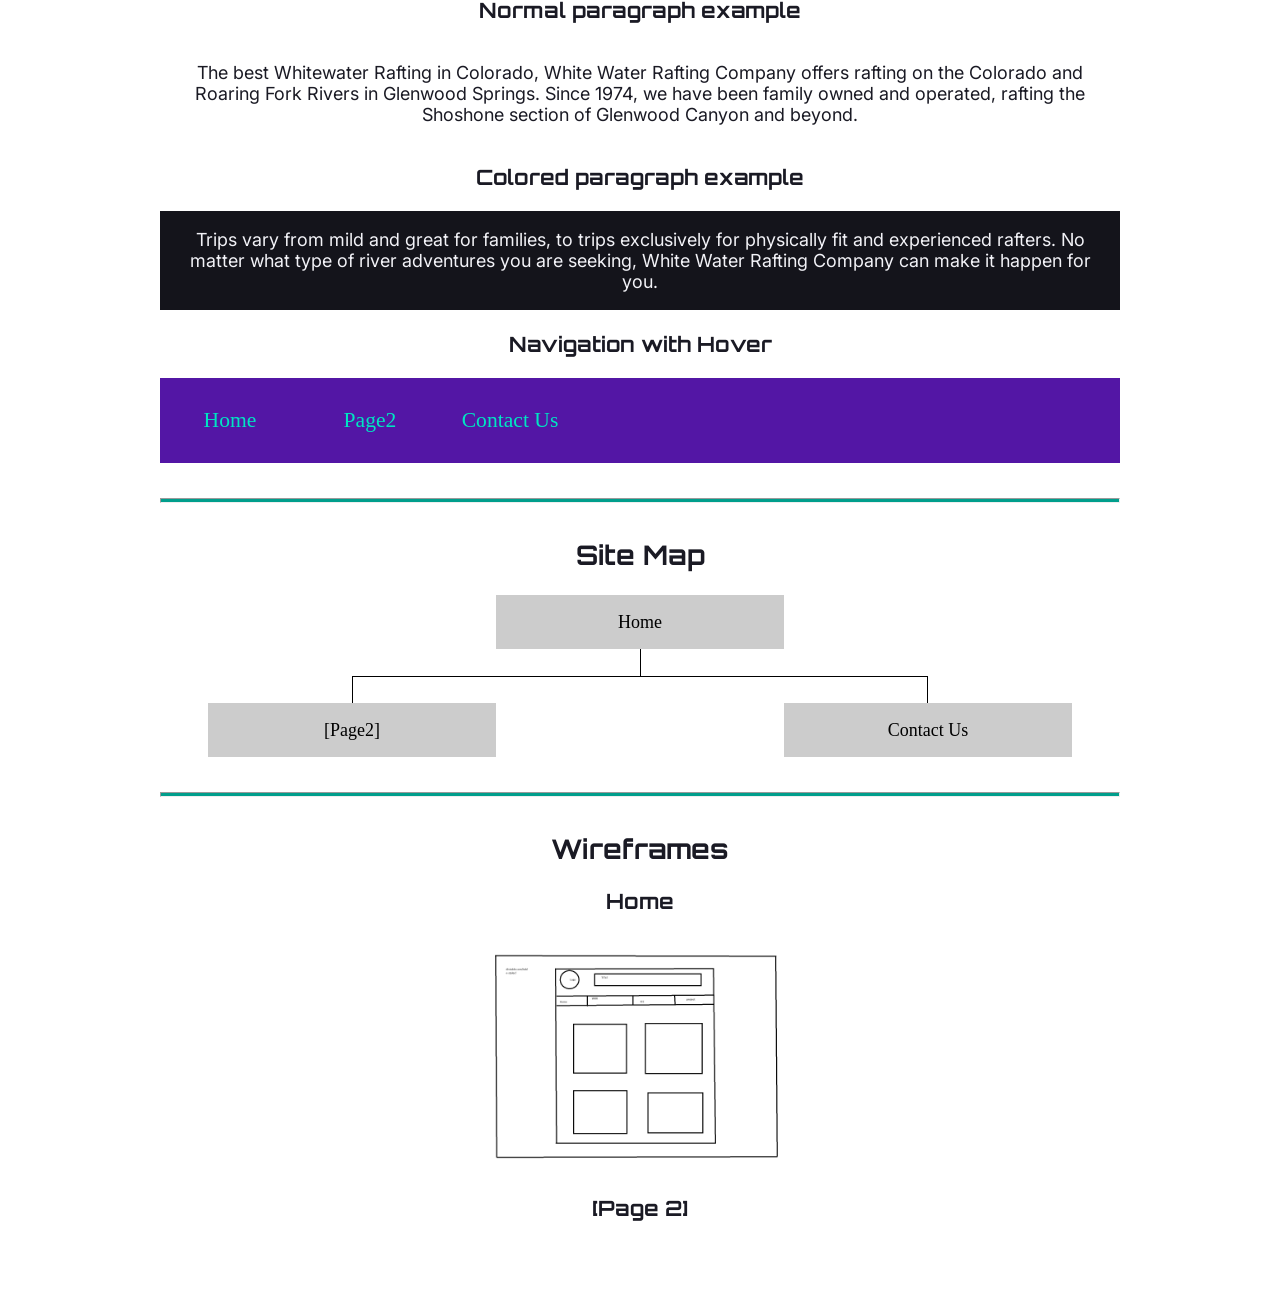
<file: portal_page_site_plan.html>
<!DOCTYPE html>
<html lang="en-us">

<head>
  <meta charset="utf-8" />
  <title>Portal Page Site Plan</title>
  <link type="text/css" rel="stylesheet" href="styles/site_plan_portal.css" />
  <link href="https://fonts.googleapis.com/css2?family=Orbitron:wght@400;600;700&family=Exo+2:wght@300;400;600;700&family=Inter:wght@300;400;500;600&family=Saira+Semi+Condensed:wght@400;600&display=swap" rel="stylesheet">
</head>

<body>
  <header>
    <h1>Portal Page Site Plan</h1>
    <h2>Furrows, Ridley</h2>
    <h2>WDD 130</h2>
    <!-- In the header above, add the name of your site, your name and class number. For example if you are in section 3 you would put WDD 130-03 -->
  </header>
  <main>
    <!-- ------------------------Steps 2-5------------------------------ -->
    <hr />
    <h2>Overview</h2>
    <h3>Purpose</h3>
    <p>Help me learn how to create web pages and have a place to display my projects from class and after.</p>
    <!-- change this -->

    <h3>Audience</h3>
    <p>Future Employers, myself, family.</p>
    <!-- change this -->

    <hr />
    <h2>Branding</h2>
    <h3>Website Logo</h3>
    <!-- Replace this with some sort of logo for your site.  A logo can be as simple as the name of your site in a nice font :) -->
    <img src="images/rf_logo.png" alt="Logo image" />
    <hr />
    <h2>Style Guide</h2>

    <!-- ------------------------Steps 6-9------------------------------ -->

    <h3>Color Palette</h3>
    <!--  The colors you choose for a website are one of the most important decisions you will make. You should have at least 2 colors but do not have to fill in all 4 if you do not need them.  -->
    
    <table class="colors">
      <tr>
        <th>Primary</th>
        <th>Secondary</th>
        <th>Accent 1</th>
        <th>Accent 2</th>
      </tr>
      
      <tr>
        <td class="primary"></td>
        <td class="secondary"></td>
        <td class="accent1"></td>
        <td class="accent2"></td>
      </tr>
    </table>

    <!-- ------------------------Steps 10-12------------------------------ -->

    <h3>Typography</h3>
    <!-- Choose a font for your paragraphs (body copy) and headlines. What font(s) have you chosen? Think also about which of your colors above you might use for background and font colors. -->

    <h4>
      Heading Font: Orbitron
      <!-- change this -->
    </h4>
    <h4>
      Paragraph Font: Inter
      <!-- change this -->
    </h4>
    <h3>Normal paragraph example</h3>
    <p>
      The best Whitewater Rafting in Colorado, White Water Rafting Company
      offers rafting on the Colorado and Roaring Fork Rivers in Glenwood
      Springs. Since 1974, we have been family owned and operated, rafting the
      Shoshone section of Glenwood Canyon and beyond.
    </p>
    <h3>Colored paragraph example</h3>
    <p class="colored">
      Trips vary from mild and great for families, to trips exclusively for
      physically fit and experienced rafters. No matter what type of river
      adventures you are seeking, White Water Rafting Company can make it
      happen for you.
    </p>

    <!-- ------------------------Step 13------------------------------ -->

    <h3>Navigation with Hover</h3>
    <!-- Think about how you want your navigation bar to look. In the site-plan.css file change the colors to your colors to get the look you desire. -->
    <nav>
      <a href="#">Home</a>
      <a href="#">Page2</a>
      <a href="#">Contact Us</a>
    </nav>
    <hr />
    <h2>Site Map</h2>
    <div class="sitemap">
      <div class="sm-home">Home</div>
      <div class="sm-page2">
        [Page2]
        <!-- this page will have a name later -->
      </div>
      <div class="sm-page3">Contact Us</div>

      <div class="top">&nbsp;</div>
      <div class="left">&nbsp;</div>
      <div class="right">&nbsp;</div>
    </div>
    <hr />
    <h2>Wireframes</h2>
    <!-- Create an additional wireframe for your site. List it here below the Home page wireframe. -->

    <h3>Home</h3>

    <img src="images/portal_site_plan.png" alt="home page wireframe" />

    <h3>[Page 2]</h3>

    <!-- <img src="#" alt="page 2 wireframe"> -->
  </main>
</body>

</html>
</file>
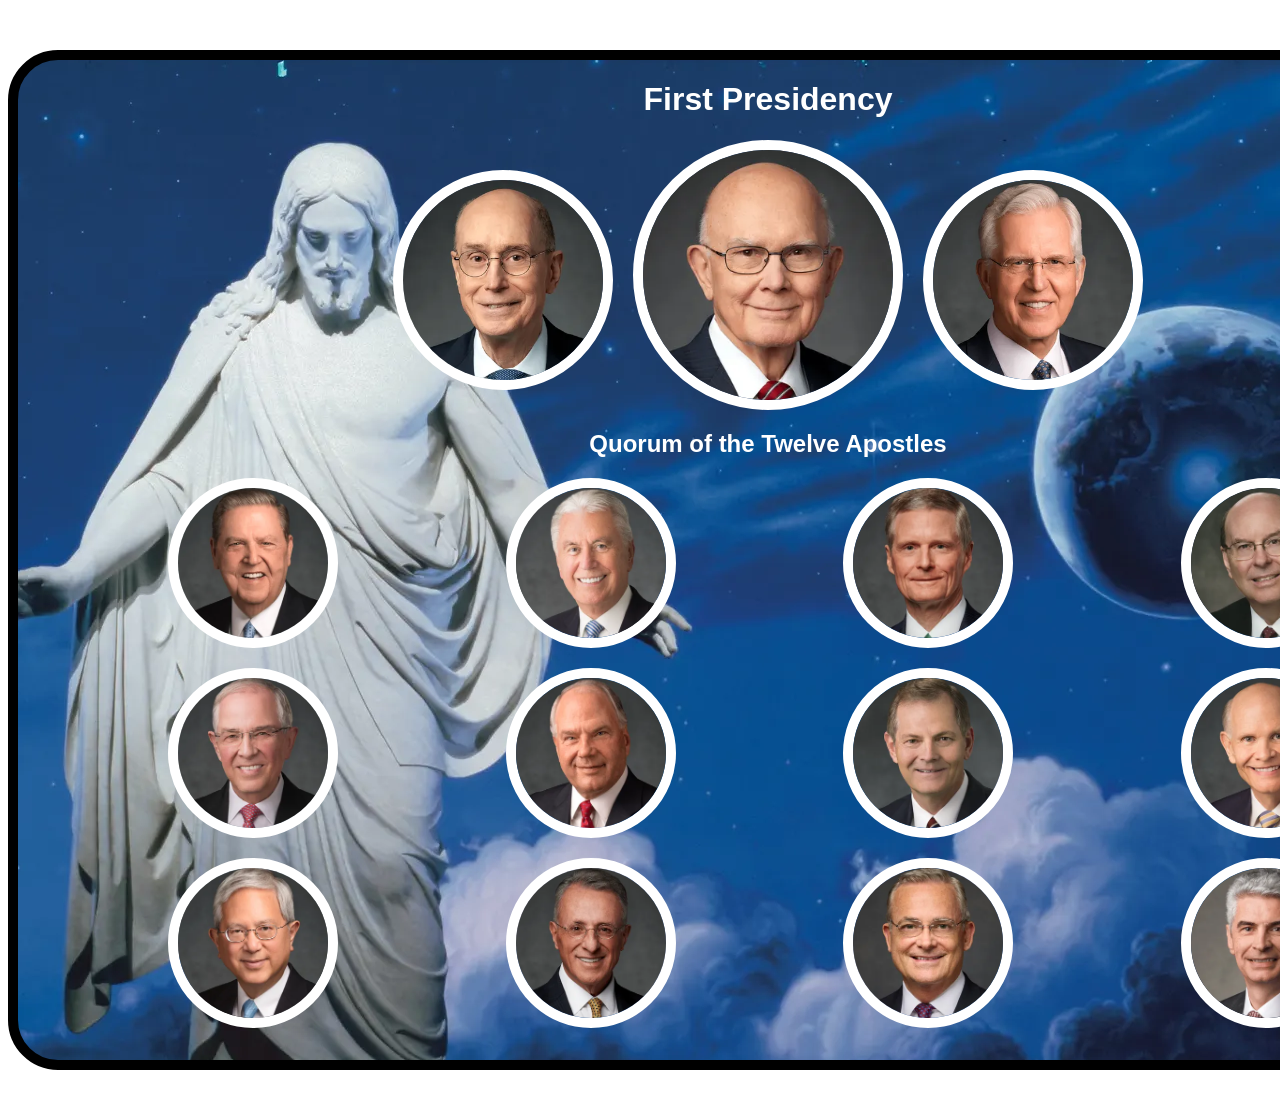
<file: ice/apostle_spotlight/apostles.html>
<!DOCTYPE html>
<html lang="en">
<head>
    <meta charset="UTF-8">
    <meta name="viewport" content="width=device-width, initial-scale=1.0">
    <title>Apostles Spotlights</title>
    <style>
        /* Insert styles here */
        #main {
            background-image: url('images/christus.webp');
            background-repeat: no-repeat;
            background-position: center;
            margin: 50px auto;
            border: solid black 10px;
            border-radius: 50px;
            width: 1500px;
            height: 1000px;
        }

        h1 {
            text-align: center;
            color: white;
            font-family: Arial;
        }

        h2 {
            text-align: center;
            color: white;
            font-family: Arial;
        }

        #first_presidency {
            display: flex;
            justify-content: center;
        
        }

        #quorum {
        display: grid;
        grid-template-columns: 1fr 1fr 1fr 1fr;
        grid-template-rows: 1fr 1fr 1fr;
        margin-left: 150px;
        }

        #lar {
            border: solid white 10px;
            border-radius: 50%;
            width: 250px;
            height: 250px;
            object-fit: cover;
            object-position: 0px -10px
        }

        #med {
            border: solid white 10px;
            border-radius: 50%;
            width: 200px;
            height: 200px;
            margin-top: 30px;
            margin:30px 20px 0px 20px;
            object-fit: cover;
            object-position: 0px -10px
        }

        #sma {
            border: solid white 10px;
            border-radius: 50%;
            width: 150px;
            height: 150px;
            object-fit: cover;
            object-position: 0px -10px;
            margin-bottom: 20px;
        }
    </style>
</head>
<body>
    <!-- Insert HTML elements here -->
    <div id="main">
        <h1>First Presidency</h1>
        <div id="first_presidency">
            <img id="med" src="images/eyring.webp" alt="Elder Eyring">
            <img id="lar" src="images/oaks.webp" alt="Elder Oaks">
            <img id="med" src="images/christofferson.webp" alt="Elder Christofferson">
        </div>
        <h2>Quorum of the Twelve Apostles</h2>
        <div id="quorum">
            <img id="sma" src="images/holland.webp" alt="Elder Holland">
            <img id="sma" src="images/uchtdorf.webp" alt="Elder Uchtdorf">
            <img id="sma" src="images/bednar.webp" alt="Elder Bednar">
            <img id="sma" src="images/cook.webp" alt="Elder Cook">
            <img id="sma" src="images/anderson.webp" alt="Elder Anderson">
            <img id="sma" src="images/rasband.webp" alt="Elder Rasband">
            <img id="sma" src="images/stevenson.webp" alt="Elder Stevenson">
            <img id="sma" src="images/renlund.webp" alt="Elder Renlund">
            <img id="sma" src="images/gong.webp" alt="Elder Gong">
            <img id="sma" src="images/soares.webp" alt="Elder Soares">
            <img id="sma" src="images/kearon.webp" alt="Elder Kearon">
            <img id="sma" src="images/causse.webp" alt="Elder Causse">
        </div>
    </div>
</body>
</html>
</file>
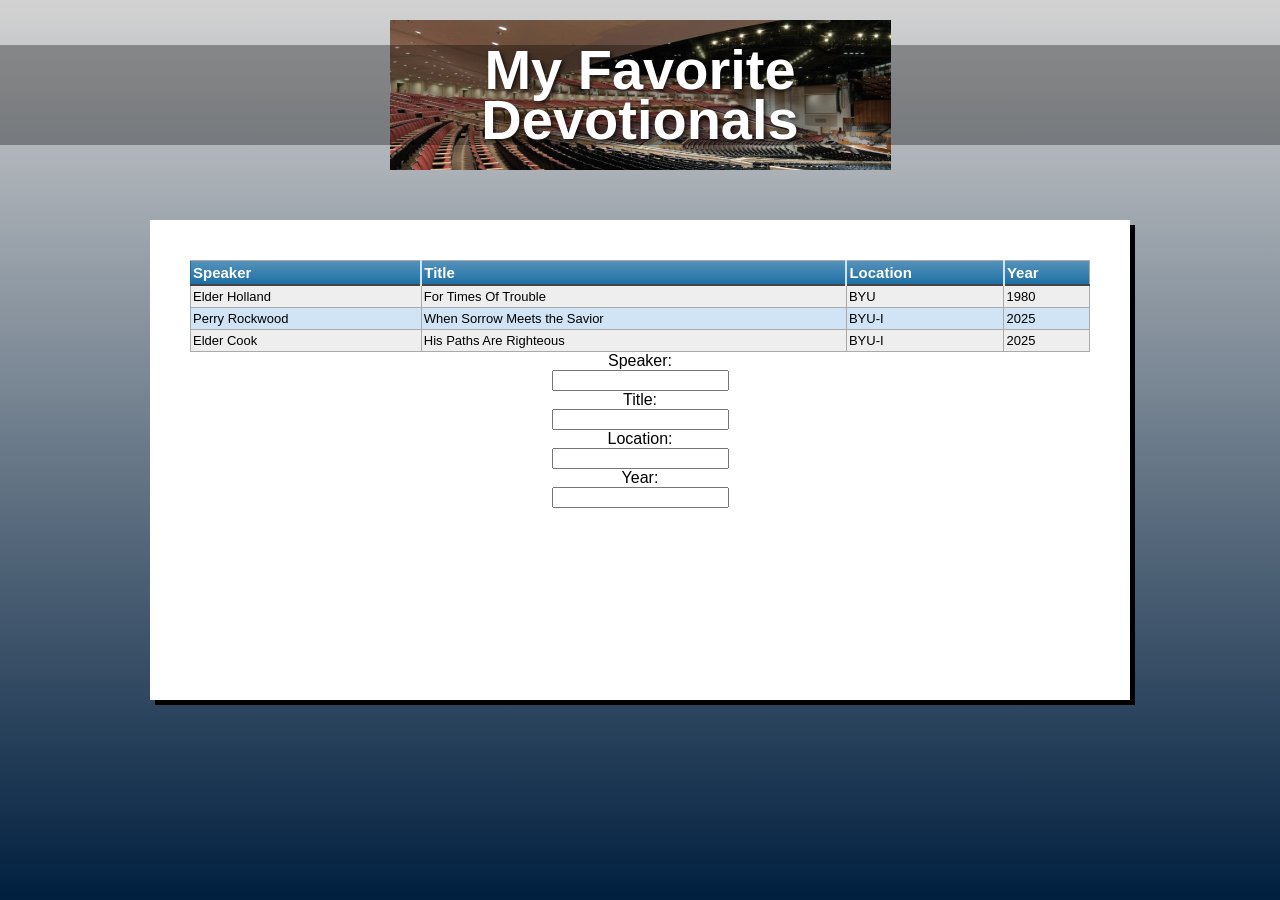
<file: ice/favorite_devo/favdevo.html>
<!DOCTYPE html>
<html lang="en">
<head>
  <meta charset="UTF-8" />
  <meta name="viewport" content="width=device-width, initial-scale=1.0"/>
  <title>My Favorite Devotionals</title>
  <link rel="stylesheet" href="styles/styles.css" />
</head>
<body>
  <div class="container">
    <header class="header">
      <div class="header-image">
        <h1>My Favorite<br>Devotionals</h1>
      </div>
    </header>
    <main>
      <div class="content-box">
        <!-- Add your devotional content here -->
         <table class="blueTable">
            <thead>
              <tr>
                <th>Speaker</th>
                <th>Title</th>
                <th>Location</th>
                <th>Year</th>
              </tr>
            </thead>
            <tbody>
              <tr>
                <td>Elder Holland</td>
                <td>For Times Of Trouble</td>
                <td>BYU</td>
                <td>1980</td>
              </tr>
              <tr>
                <td>Perry Rockwood</td>
                <td>When Sorrow Meets the Savior</td>
                <td>BYU-I</td>
                <td>2025</td>
              </tr>
              <tr>
                <td>Elder Cook</td>
                <td>His Paths Are Righteous</td>
                <td>BYU-I</td>
                <td>2025</td>
              </tr>
            </tbody>
          </table>
           <form>
              <label for="speak">Speaker:</label><br>
              <input type="text" id="speak" name="speak"><br>

              <label for="title">Title:</label><br>
              <input type="text" id="title" name="title"><br>

              <label for="loc">Location:</label><br>
              <input type="text" id="loc" name="loc"><br>

              <label for="year">Year:</label><br>
              <input type="text" id="year" name="year">
            </form>
      </div>
    </main>
  </div>
</body>
</html>
</file>
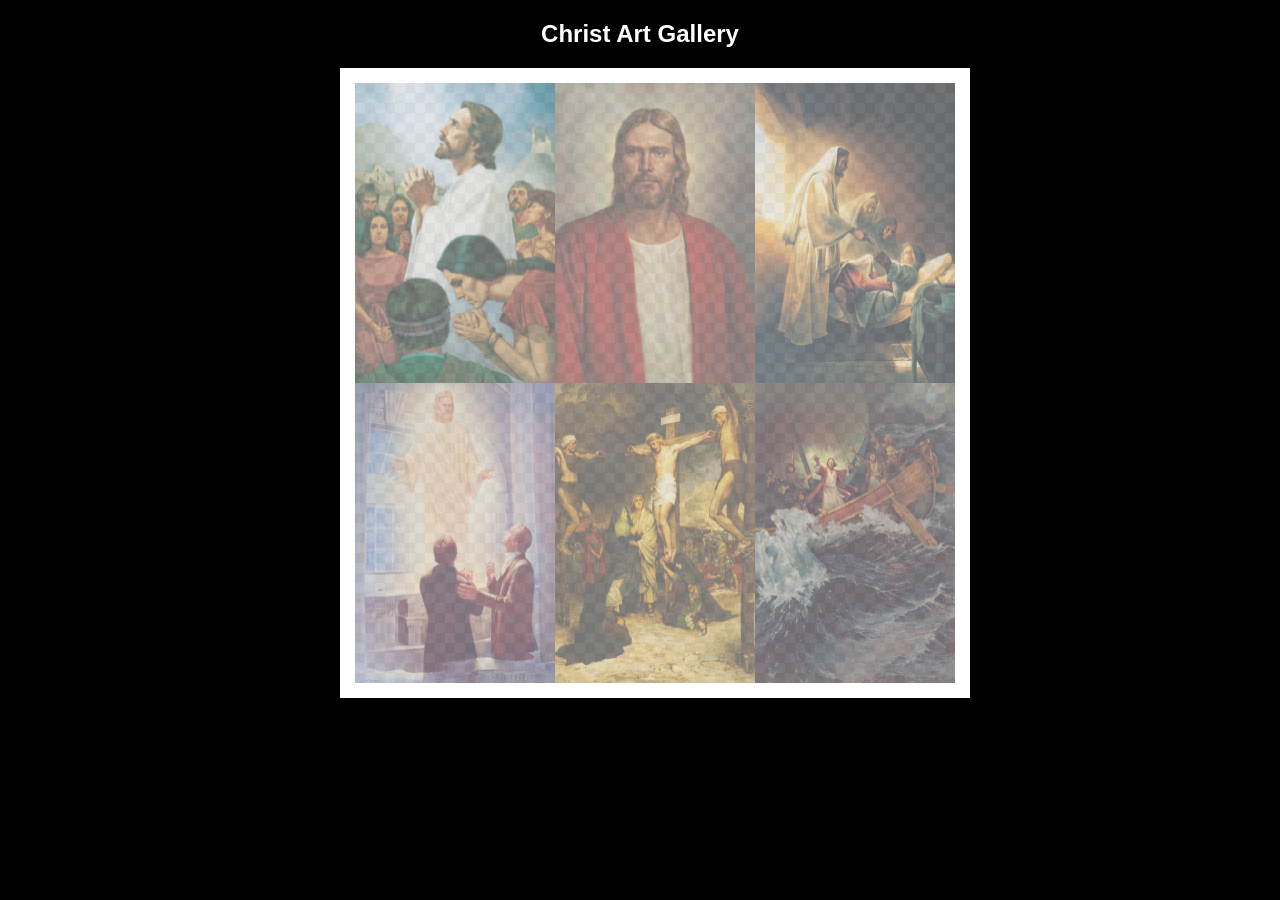
<file: ice/gallery/gallery.html>
<!DOCTYPE html>
<html lang="en">
<head>
    <meta charset="UTF-8">
    <meta name="viewport" content="width=device-width, initial-scale=1.0">
    <title>Images of Christ</title>
    <style>
        body {
            background: black;
        }
        #wrapper{
            width: 600px;
            margin: 0 auto;
        }
        nav {
            color: white;
            text-align: center;
            font-family: Haettenschweiler, 'Arial Narrow Bold', sans-serif;
        }
        #gallery{
            display: grid;
            grid-template-columns: 200px 200px 200px;
            border: 15px solid rgb(255, 255, 255);
            width: 100%;
            background-color: #ddd;
            background-image:
                linear-gradient(45deg, #ccc 26%, transparent 26%), 
                linear-gradient(135deg, #ccc 26%, transparent 26%),
                linear-gradient(45deg, transparent 75%, #ccc 75%),
                linear-gradient(135deg, transparent 75%, #ccc 75%);
            background-size: 20px 20px; /* Must be a square */
            background-position: 0 0, 10px 0, 10px -10px, 0px 10px; 
            
        }
        #gallery a {
            cursor: url('images/christus.png'), pointer;
        }
        #gallery img {
            /* make a thumbnail of the image that is 200x300 
               instead of using width and height here to help the page load faster */
            width: 200px; 
            height: 300px;

            opacity:50%;
            display:block;
        }
        #gallery img:hover{
            opacity: 100%;
        }
    </style>
</head>
<body>
    <div id="wrapper">
        <nav>
            <h1>Christ Art Gallery</h1>
        </nav>
        <main>
            <div id="gallery">
                <a href="images/big/img1.webp"><img src="images/small/img1.png" alt="huge file size" ></a>
                <a href="images/big/img2.webp"><img src="images/small/img2.png" alt="huge file size" ></a>
                <a href="images/big/img3.webp"><img src="images/small/img3.png" alt="huge file size" ></a>
                <a href="images/big/img4.webp"><img src="images/small/img4.png" alt="huge file size" ></a>
                <a href="images/big/img5.webp"><img src="images/small/img5.png" alt="huge file size" ></a>
                <a href="images/big/img6.webp"><img src="images/small/img6.png" alt="huge file size" ></a>
            </div>
        </main>
    </div>
</body>
</html>
</file>
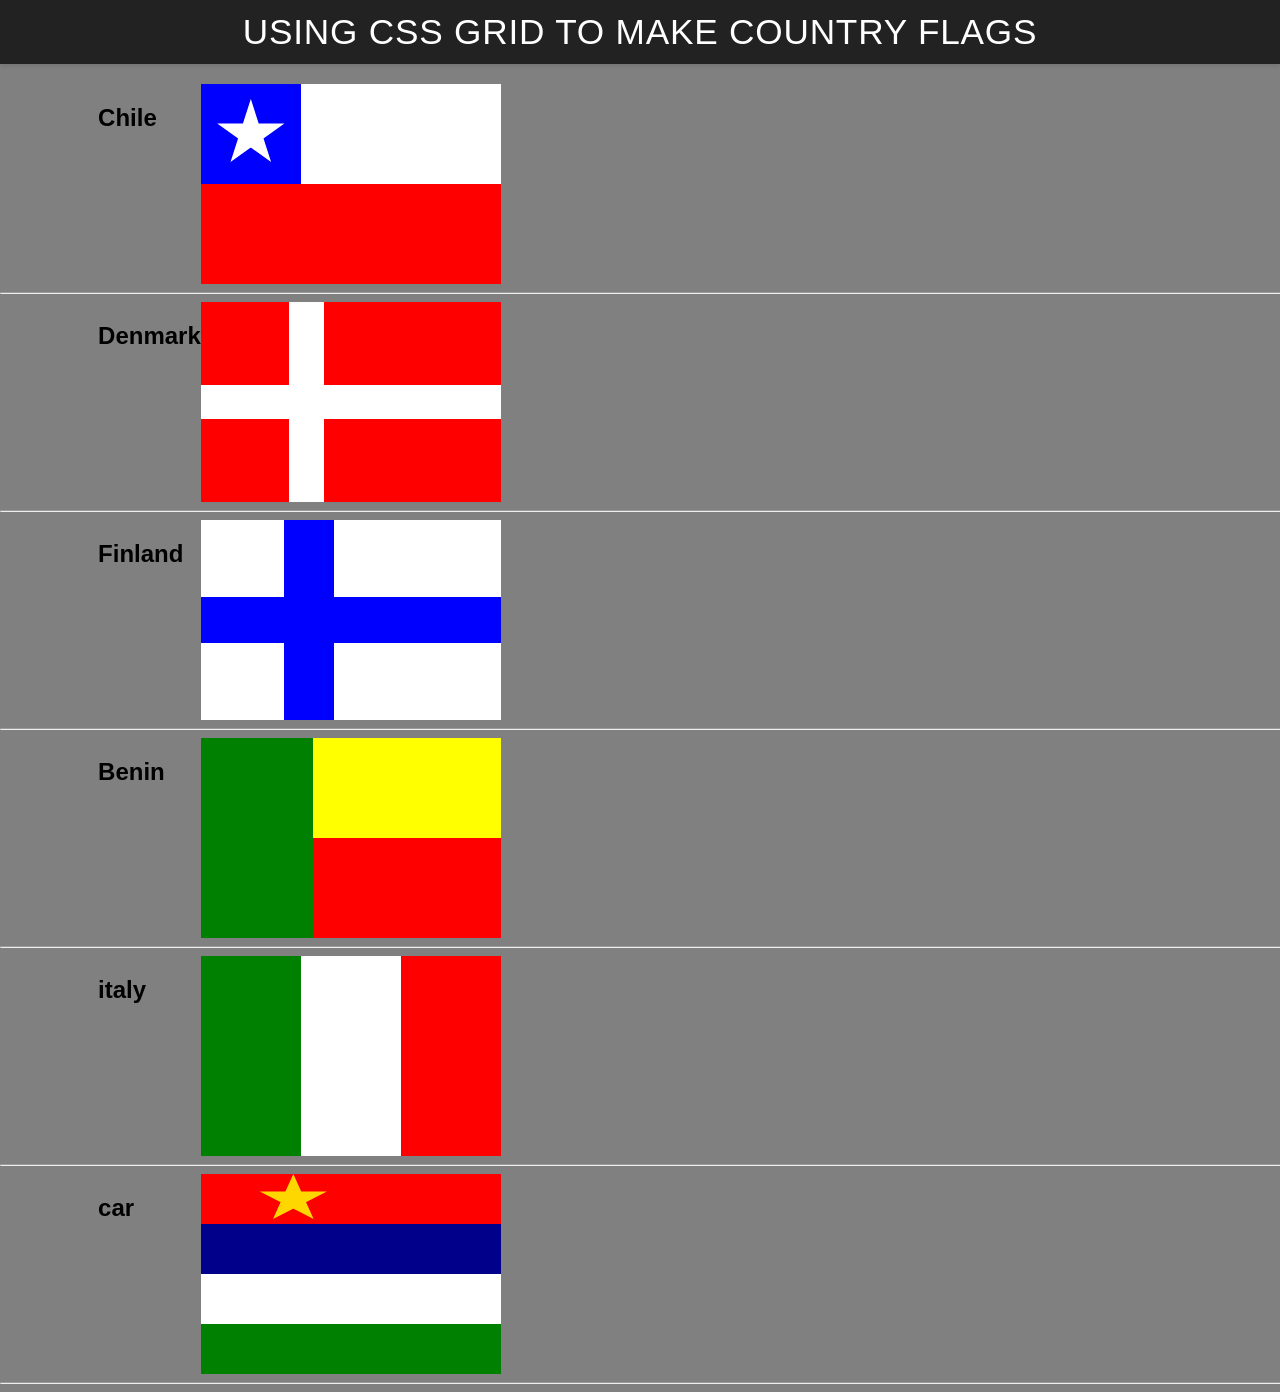
<file: ice/grid_flags/flags.html>
<!DOCTYPE html>
<html lang="en">

<head>
    <meta charset="UTF-8">
    <meta name="viewport" content="width=device-width, initial-scale=1.0">
    <title>Flag</title>
    <style>
        body {
            margin: 0;
            font-family: 'Helvetica Neue', sans-serif;
            background-color: gray;
        }

        header {
            background-color: #222;
            color: #fff;
            padding: 0.75rem 1.5rem;
            display: flex;
            align-items: center;
            justify-content: center;
            font-size: 1.1rem;
            letter-spacing: 0.05rem;
            text-transform: uppercase;
            box-shadow: 0 2px 4px rgba(0, 0, 0, 0.1);
        }

        header h1 {
            margin: 0;
            font-weight: 400;
        }
        main {
            display: grid;
            grid-template-columns: .1fr .1fr 1fr .1fr;
            margin-top: 20px;
        }
        hr {
            width: 100%;
            grid-column: 1 / 5;
        }
        h2 {
            grid-column: 2/3;
        }

        #blue {
            background: blue;
            grid-column: 1 / 2;
            display: grid;
            align-items: center;
            justify-items: center;
        }

        #white {
            background: white;
            grid-column: 2 / 4;
        }

        #red {
            background: red;
            grid-column: 1 / 4;
        }

        #chile {
            display: grid;
            grid-template-columns: 1fr 1fr 1fr;
            grid-template-rows: 1fr 1fr;
            height: 200px;
            width: 300px;
        }

        .star {
            width: 70px;
            aspect-ratio: 1;
            background: white;
            clip-path: polygon(50% 0, 79% 90%, 2% 35%, 98% 35%, 21% 90%);
        }

        #denmark {
            display: grid;
            grid-template-columns: 1fr .4fr 2fr;
            grid-template-rows: 1fr .4fr 1fr;
            height: 200px;
            width: 300px;
            background-color: red;
        }

        #dred1 {
            background-color: white;
            grid-column: 2;
        }

        #dred2 {
            background-color: white;
            grid-column: 1;
        }

        #dred3 {
            background-color: white;
            grid-column-start: 2;
            grid-column-end: 4;
        }

        #dred4 {
            background-color: white;
            grid-column: 2;
        }

        #finland {
            display: grid;
            grid-template-columns: 1fr .6fr 2fr;
            grid-template-rows: 1fr .6fr 1fr;
            height: 200px;
            width: 300px;
            background-color: white;
        }

        #fwhite1 {
            background-color: blue;
            grid-column: 2;
        }
        #fwhite2 {
            background-color: blue;
            grid-column: 1;
        }
        #fwhite3 {
            background-color: blue;
            grid-column-start: 2;
            grid-column-end: 4;
        }
        #fwhite4 {
            background-color: blue;
            grid-column: 2;
        }

        #benin {
            display: grid;
            grid-template-columns: 1.2fr 1fr 1fr;
            grid-template-rows: 1fr 1fr;
            height: 200px;
            width: 300px;
        }

        #bgreen {
            background: green;
            grid-column: 1 / 2;
            grid-row: 1 / 3;
            display: grid;
            align-items: center;
            justify-items: center;
        }

        #byellow {
            background: yellow;
            grid-column: 2 / 4;
        }

        #bred {
            background: red;
            grid-column: 2 / 4;
        }

        #italy {
            display: grid;
            grid-template-columns: 1fr 1fr 1fr;
            grid-template-rows: 1fr;
            height: 200px;
            width: 300px;
        }

        #igreen {
            background-color: green;
        }

        #iwhite {
            background-color: white;
        }

        #ired {
            background-color: red;
        }

        #car {
            display: grid;
            grid-template-columns: 1fr 1fr 1fr 1fr 1fr;
            grid-template-rows: 1fr 1fr 1fr 1fr;
            height: 200px;
            width: 300px;
            background-color: red;
        }

        #cstar {
            width: 70px;
            aspect-ratio: 0;
            background: gold;
            clip-path: polygon(50% 0, 79% 90%, 2% 35%, 98% 35%, 21% 90%);
            grid-column: 2;
        }

        #cdblue {
            background-color: darkblue;
            grid-column: 1 / 6;
        }

        #cwhite {
            background-color: white;
            grid-column: 1 / 6;
        }

        #cgreen {
            background-color: green;
            grid-column: 1 / 6;
        }

        #cdyellow {
            background-color: gold;
            grid-column: 1 / 6;
        }
    </style>
</head>

<body>
    <header>
        <h1>Using CSS Grid to make Country Flags</h1>
    </header>
    <main>
        <h2>Chile</h2>
        <div id="chile">
            <div id="blue">
                <div class="star"></div>
            </div>
            <div id="white"></div>
            <div id="red"></div>
        </div>
        <hr>

        <h2>Denmark</h2>
        <div id="denmark">
            <div id="dred1"></div>
            <div id="dred2"></div>
            <div id="dred3"></div>
            <div id="dred4"></div>
        </div>
        <hr>

        <h2>Finland</h2>
        <div id="finland">
            <div id="fwhite1"></div>
            <div id="fwhite2"></div>
            <div id="fwhite3"></div>
            <div id="fwhite4"></div>
        </div>
        <hr>

        <h2>Benin</h2>
        <div id="benin">
            <div id="bgreen"></div>
            <div id="byellow"></div>
            <div id="bred"></div>
        </div>
        <hr>

        <h2>italy</h2>
        <div id="italy">
            <div id="igreen"></div>
            <div id="iwhite"></div>
            <div id="ired"></div>
        </div>
        <hr>
        
        <h2>car</h2>
        <div id="car">
            <div id="cstar"></div>
            <div id="cdblue"></div>
            <div id="cwhite"></div>
            <div id="cgreen"></div>
            <div id="cdyellow"></div>
        </div>
        <hr>
    </main>
</body>

</html>
</file>
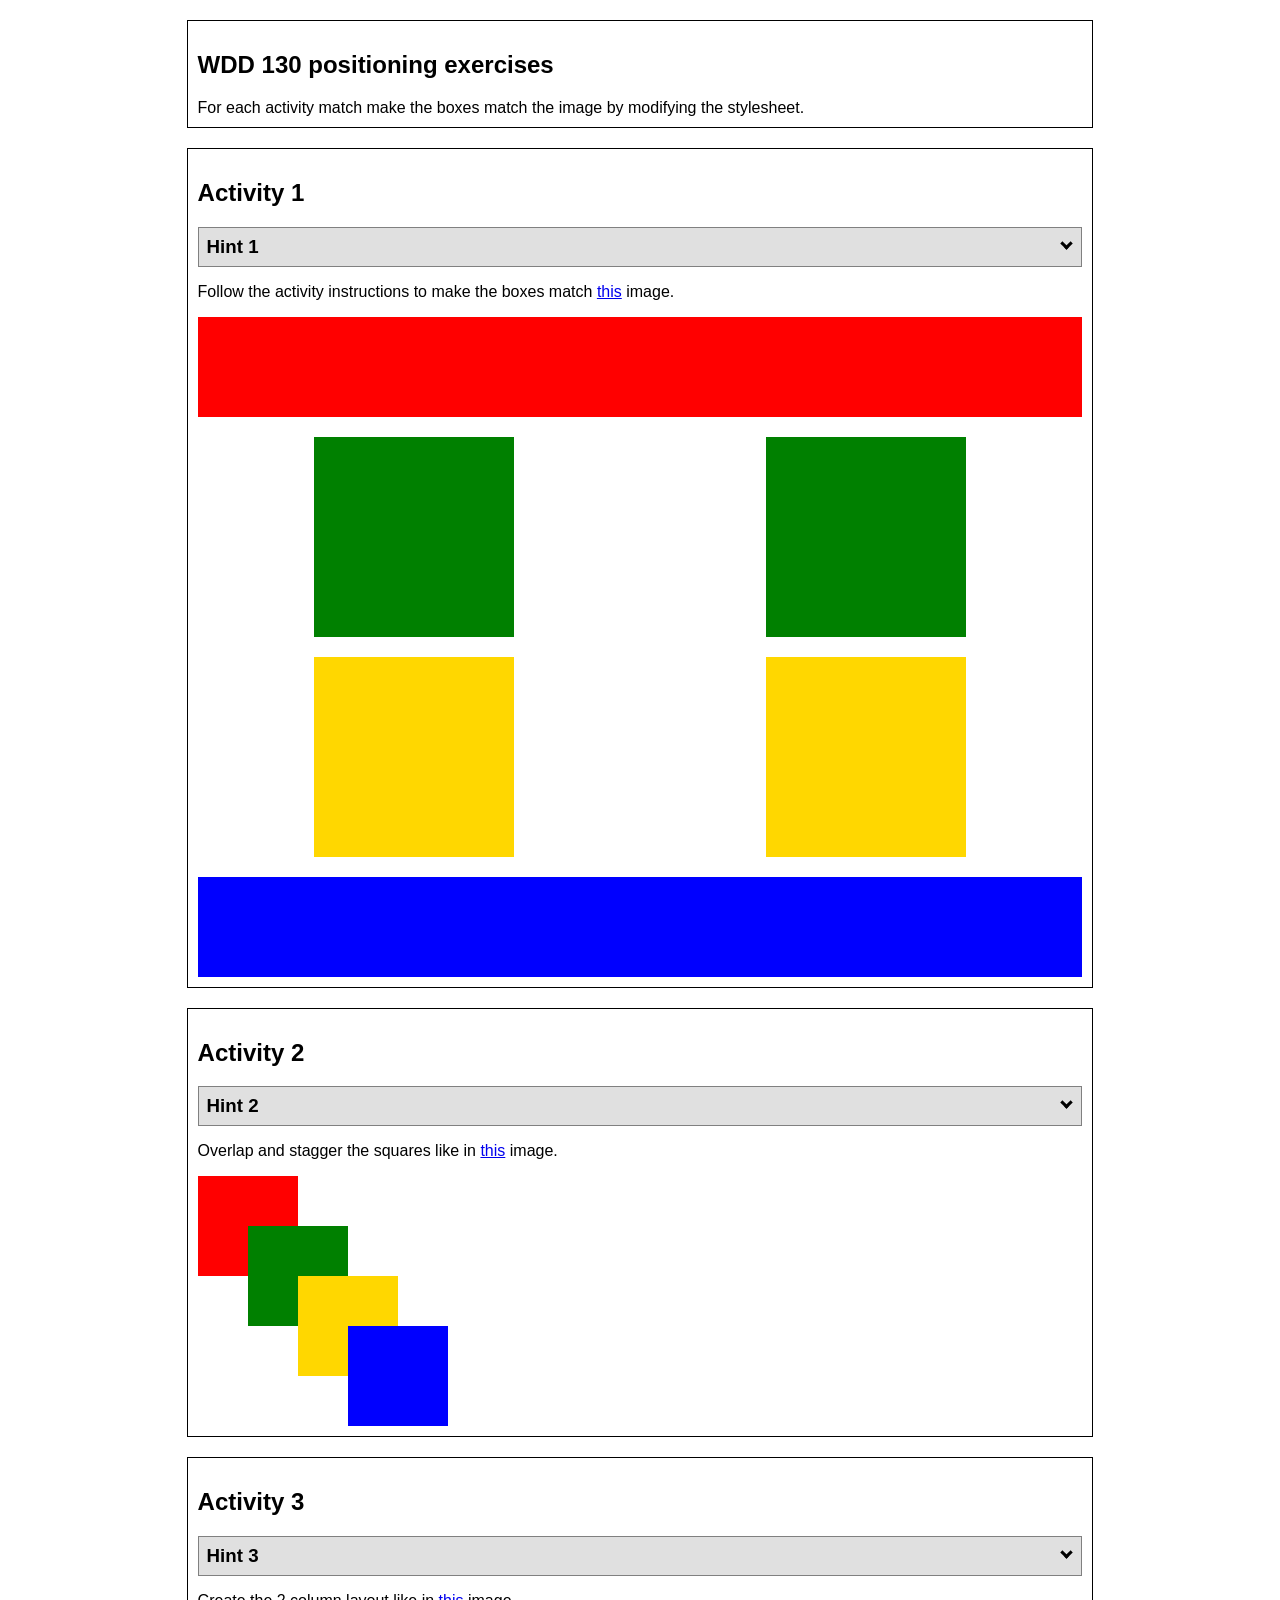
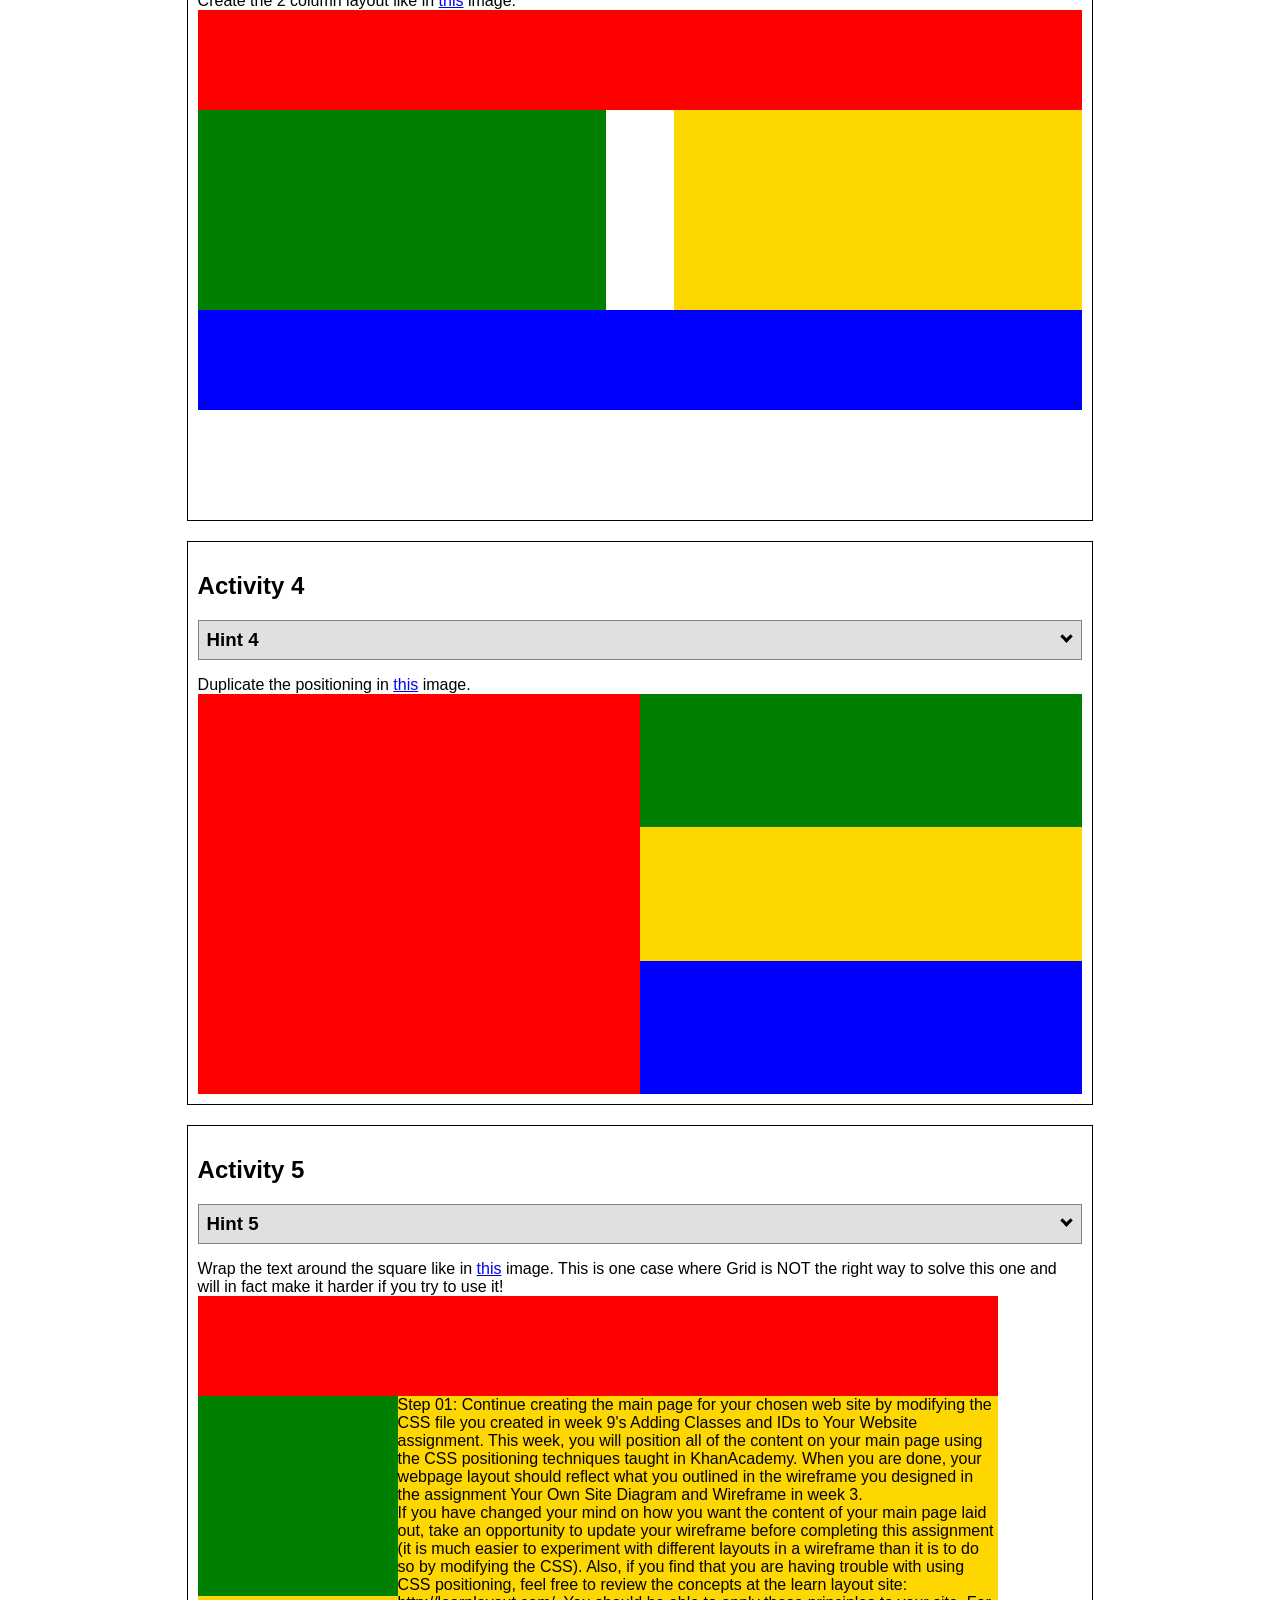
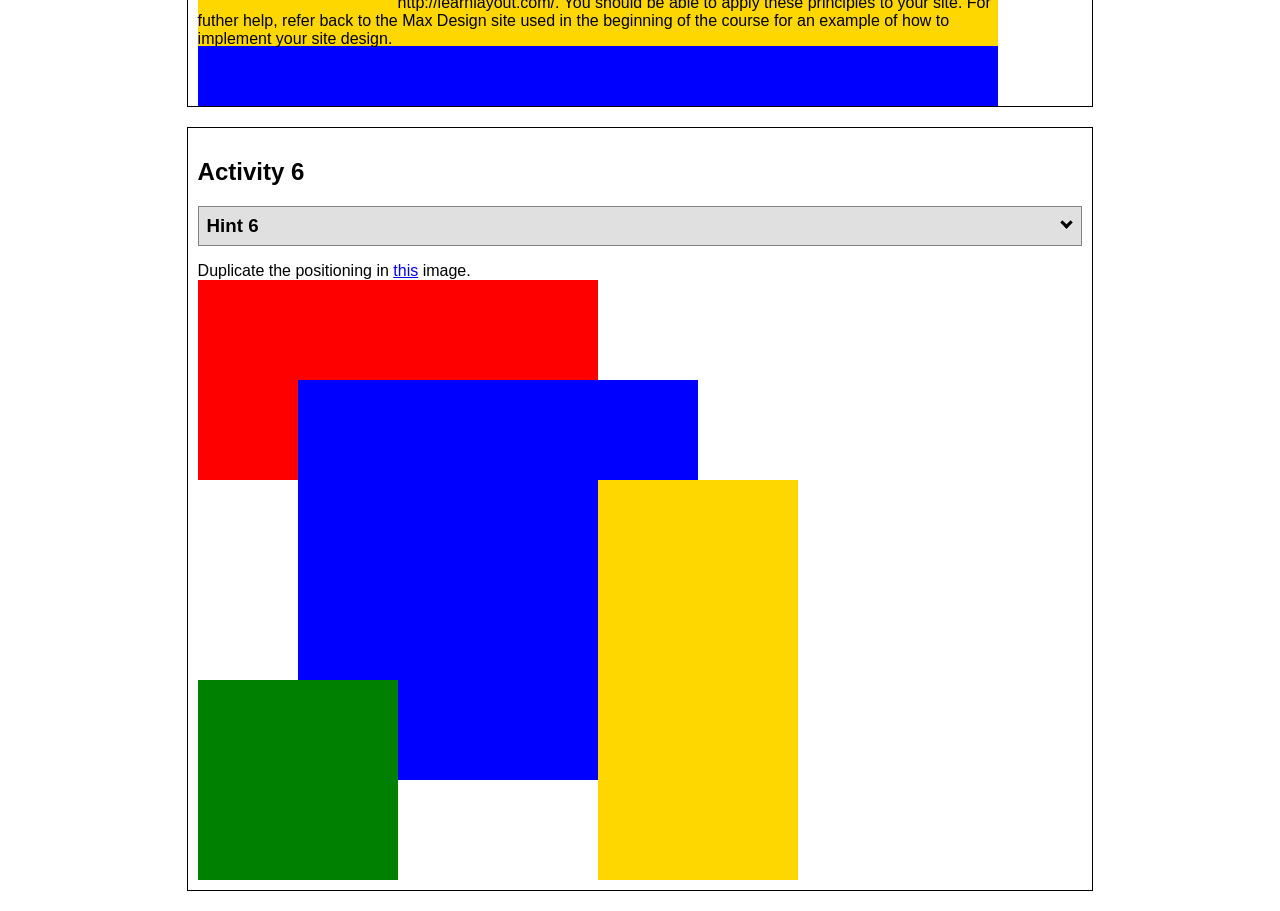
<file: ice/positioning/positioning.html>
<!DOCTYPE html>
<html lang="en">
  <head>
    <!-- HTML - Name: positioning.html -->
    <title>Positioning Activity</title>
    <link rel="stylesheet" type="text/css" href="positionstyles.css" />
  </head>
  <body>
    <div class="activity">
      <h2>WDD 130 positioning exercises</h2>
      For each activity match make the boxes match the image by modifying the stylesheet.</div>
    <div class="activity">
      <h2>Activity 1</h2>
      <section class="hint"><input type="checkbox" ><i></i> <h3>Hint 1</h3><div><p>Use the activity instructions for the firt activity</a></p></div></section>
      <p>Follow the activity instructions to make the boxes match  <a href="images/example1.png" target="_blank">this</a> image.</p>
      <div class="content1" >
        <div class="red1" ></div>
        <div class="green1" ></div>
        <div class="green1" ></div>
        <div class="yellow1"></div>
        <div class="yellow1"></div>
        <div class="blue1"></div>
      </div>
    </div>
    <div class="activity">
      <h2>Activity 2</h2>
      <section class="hint"><input type="checkbox" > <h3>Hint 2</h3><i></i><div>
      <ul>
      <li>grid-template-columns: 50px 50px 50px 50px 50px </li></ul></div></section>
      <p>Overlap and stagger the squares like in <a href="images/example2.png" target="_blank">this</a> image.</p>
      <div class="content2" >
        <div class="red2" ></div>
        <div class="green2" ></div>
        <div class="yellow2"></div>
        <div class="blue2"></div>
      </div>
    </div>
    <div class="activity">
      <h2>Activity 3</h2>
      <section class="hint"><input type="checkbox" > <h3>Hint 3</h3><i></i><div><p>This one is going to be best solved with CSS Grid. Remember to make the boxes the right width first...then start moving them around. </p><h4>Properties used:</h4><ul><li>display:grid;</li><li>grid-template-columns:</li><li>grid-column-gap:</li>
        <li>grid-column:</li>  </ul></div></section>
      Create the 2 column layout like in <a href="images/example3.png" target="_blank">this</a>  image.
      <div class="content3" >
        <div class="red3" ></div>
        <div class="green3" ></div>
        <div class="yellow3"></div>
        <div class="blue3"></div>
      </div>
    </div>
    <div class="activity">
      <h2>Activity 4</h2>
      <section class="hint"><input type="checkbox" > <h3>Hint 4</h3><i></i><div><p>For the others we have been primarily concerned with width. For this one you will need to adjust height as well. </p><h4>Properties used:</h4><ul><li>display:grid;</li><li>grid-template-columns:</li><li>grid-row:</li></ul></div></section>
      Duplicate the positioning in <a href="images/example4.png" target="_blank">this</a> image. 
      <div class="content4" >
        <div class="red4" ></div>
        <div class="green4" ></div>
        <div class="yellow4"></div>
        <div class="blue4"></div>
      </div>
    </div>

    <div class="activity">
      <h2>Activity 5</h2>
      <section class="hint"><input type="checkbox" > <h3>Hint 5</h3><i></i><div><p>Grid is <strong>not</strong> the right way to do this.  In fact there is only one way to really do that...and that is with float. Remember that we float the thing we want the text to wrap around.  Also remember to start by making all the shapes the right size and shape.</p><h4>Properties used:</h4><ul><li>float: left;</li></ul></div></section>
      Wrap the text around the square like in <a href="images/example5.png" target="_blank">this</a> image. This is one case where Grid is NOT the right way to solve this one and will in fact make it harder if you try to use it!
      <div class="content5" >
        <div class="red5" ></div>
        <div class="green5" ></div>
        <div class="yellow5">Step 01: Continue creating the main page for your chosen web site by modifying the CSS file you created in week 9's Adding Classes and IDs to Your Website assignment. This week, you will position all of the content on your main page using the CSS positioning techniques taught in KhanAcademy. When you are done, your webpage layout should reflect what you outlined in the wireframe you designed in the assignment Your Own Site Diagram and Wireframe in week 3. <br />
          If you have changed your mind on how you want the content of your main page laid out, take an opportunity to update your wireframe before completing this assignment (it is much easier to experiment with different layouts in a wireframe than it is to do so by modifying the CSS). Also, if you find that you are having trouble with using CSS positioning, feel free to review the concepts at the learn layout site: http://learnlayout.com/. You should be able to apply these principles to your site. For futher help, refer back to the Max Design site used in the beginning of the course for an example of how to implement your site design.</div>
        <div class="blue5"></div>
      </div>
    </div>
    <div class="activity">
      <h2>Activity 6</h2>
      <section class="hint"><input type="checkbox" > <h3>Hint 6</h3><i></i><div><p>This one is all about visualizing the grid behind the layout. If you are having a hard time doing that first: all the sizes are even multiples of 100, and second here is another example with the lines drawn: <a href="images/example6-hint.png" target="_blank">example 6 with lines</a>. For this one you will find it easiest if you use px for the column width. You can also use <kbd>z-index</kbd> to control the element layering.    </p><h4>Properties used:</h4><ul><li>display:grid;</li><li>grid-template-columns:</li><li>grid-column:</li><li>grid-row:</li><li><a href="https://www.w3schools.com/cssref/pr_pos_z-index.asp" target="_blank">z-index:</a></li></ul></div></section>
      Duplicate the positioning in <a href="images/example6.png" target="_blank">this</a> image.
      <div class="content6" >
        <div class="red6" ></div>
        <div class="green6" ></div>
        <div class="yellow6"></div>
        <div class="blue6"></div>
      </div>
    </div>
  </body>
</html>
</file>
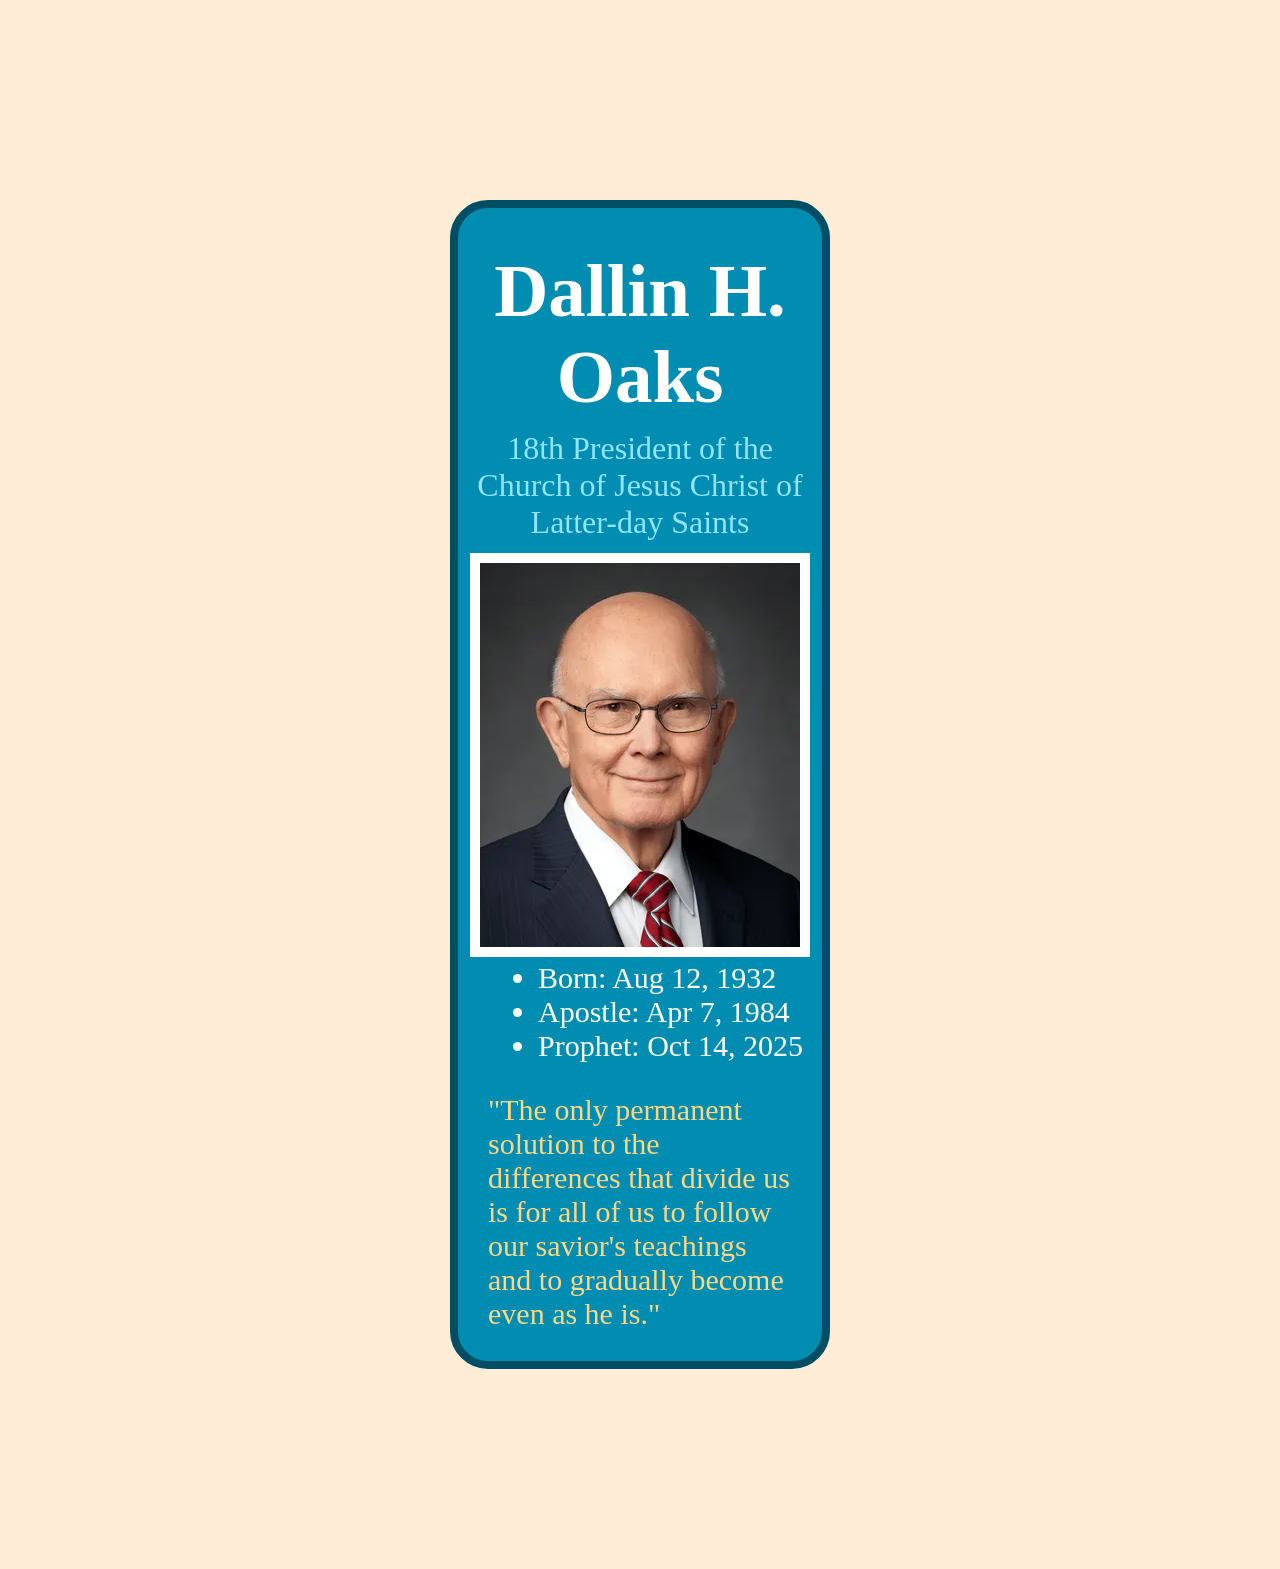
<file: ice/prophet_cards/oaks.html>
<!DOCTYPE html>
<html lang="en">
<head>
    <meta charset="UTF-8">
    <meta name="viewport" content="width=device-width, initial-scale=1.0">
    <title>Dallin H. Oaks</title>
    <style>
        /* Insert styles here, this is called an internal stylesheet  */
        body {
            background: #FFECD7;
            justify-content: center;
            margin: 200px 450px;
        }

        #card {
            background-color: #008DB1;
            justify-content: center;
            align-content: center;
            text-align: center;
            border: solid #004E63 8px;
            border-radius: 38px;
        }

        #title {
            font: Helvetica;
            color: #fffffe;
            font-size: 75px;
            margin: 10px;
            margin-top: 40px;
        }

        #subtitle {
            color: #91E4FB;
            font: Helvetica;
            font-size: xx-large;
            text-decoration: none;
            padding-bottom: 12px;
        }

        a {
            display:block;
        }

        #image {
            width: 320px;
            border: solid white 10px;
        }

        #list {
            color: #FFFFFE;
            font: Helvetica;
            font-size: 30px;
            width: 320px;
            text-align: left;
            margin: 0 auto;
            padding-left: 80px;
        }

        #quote {
            color: #FFD783;
            font-family: Brush Script MT;
            font-size: 30px;
            padding: 0px 30px;
            text-align: left;
        }
        
    </style>
</head>
<body>
    <!-- Insert HTML elements here -->
     <div id="card">
        <h1 Id="title">Dallin H. Oaks</h1>
        <a id="subtitle" href="https://www.churchofjesuschrist.org/">18th President of the Church of Jesus Christ of Latter-day Saints</a>
        <img id="image" src="images/oaks.webp" alt="President Oaks">
        <ul id="list">
            <li>Born: Aug 12, 1932</li>
            <li>Apostle: Apr 7, 1984</li>
            <li>Prophet: Oct 14, 2025</li>
        </ul>
        <p id="quote">"The only permanent solution to the differences that divide us is for all of us to follow our savior's teachings and to gradually become even as he is."</p>
     <div>
</body>
</html>
</file>
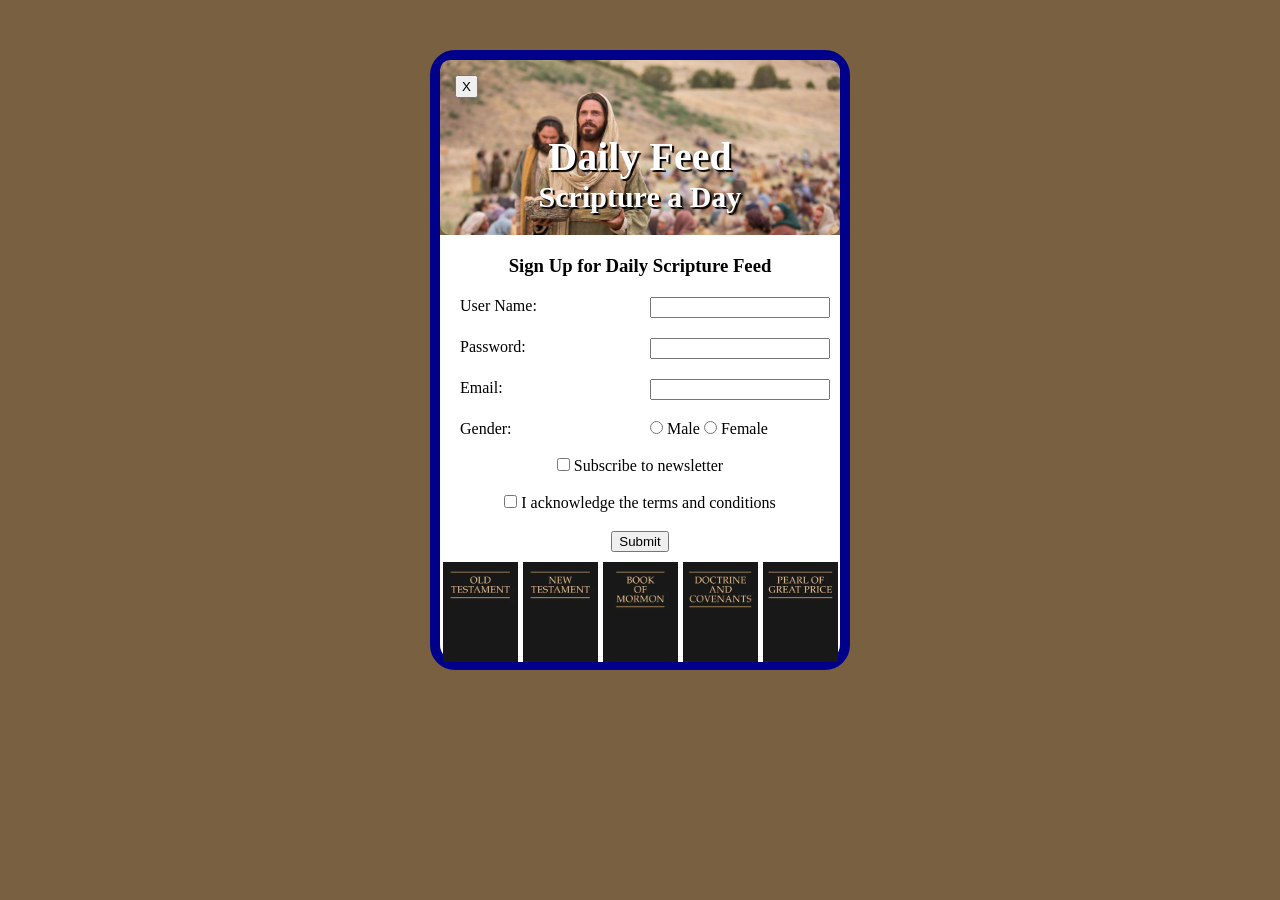
<file: ice/signup/signup.html>
<!DOCTYPE html>
<html lang="en">

<head>
    <meta charset="UTF-8">
    <meta name="viewport" content="width=device-width, initial-scale=1.0">
    <title>Daily Feed Sign Up</title>

    <style>
        * {
            margin: 0;
        }
        body {
            background: rgb(120, 96, 64);
        }
        #formContainer {
            border: 10px solid darkblue;
            border-radius: 25px;
            height: 600px;
            width: 400px;
            margin: 50px auto;
        }
        #header {
            height: 175px;
            width: auto;
            background-image: url(images/jesus_feeds_5000.jpeg);
            background-size: 100%;
            border-radius: 10px;
        }
        #closeBtn {
            margin-top: 15px;
            margin-left: 15px;
            padding: 2px 5px;
        }
        #jesusfeed {
            width: 100%;
            border-radius: 18px;
        }
        h1, h2 {
            text-align: center;
            color: white;
            text-shadow: 2px 2px 1px black;
        }
        h1 {
            padding-top: 35px;
            font-size: 40px;
        }
        h2 {
            font-size: 30px;
        }
        #myForm {
            display: grid;
            grid-template-columns: 1fr 1fr;
            grid-template-rows: repeat(4, 1fr);
            height: 150px;
            width: 380px;
            background-color: white;
            padding-left: 20px;
        }
        h3 {
            text-align: center;
            padding-top: 20px;
            padding-bottom: 20px;
            background-color: white;
        }
        #username, #password, #email {
            margin: 0px 10px 20px 0px;
        }
        #check {
            display: grid;
            justify-content: center;
            justify-items: center;
            align-items: center;
            background-color: white;
            height: 115px;
        }
        footer {
            display: flex;
            justify-content: center;
            gap: 5px;
            background-color: white;
            border-radius: 0px 0px 18px 18px;
        }
        .scriptures {
            width: 75px;
            height: 100px;
        }
    </style>





</head>

<body>
    <div id="formContainer">
        <div id="header">
            <button type="button" id="closeBtn">X</button>
            <h1>Daily Feed</h1>
            <h2>Scripture a Day</h2>
        </div>
        <h3>Sign Up for Daily Scripture Feed</h3>
        <form id="myForm">
            <label for="username">User Name:</label>
            <input type="text" id="username" name="username" required>

            <label for="password">Password:</label>
            <input type="password" id="password" name="password" required>

            <label for="email">Email:</label>
            <input type="email" id="email" name="email" required>

            <label>Gender:</label>
            <div>
                <input type="radio" id="male" name="gender" value="male" required>
                <label for="male">Male</label>
                <input type="radio" id="female" name="gender" value="female" required>
                <label for="female">Female</label>
            </div>
        </form>
        <div id="check">
         <section id="newsletter">
                <input type="checkbox"  name="newsletter">
                <label for="newsletter">Subscribe to newsletter</label>
            </section>

            <section id="conditions">
                <input type="checkbox"  name="conditions" required>
                <label for="conditions">I acknowledge the terms and conditions</label>
            </section>

            <section id="submit">
                <button type="submit">Submit</button>
            </section>
         </div>
        <footer>
            <img class="scriptures" src="images/old_testament.webp">
            <img class="scriptures" src="images/new_testament.webp">
            <img class="scriptures" src="images/book_of_mormon.webp">
            <img class="scriptures" src="images/doctrine_and_covenants.webp">
            <img class="scriptures" src="images/pearl_of_great_price.webp">
        </footer>
    </div>

    <div id="output"></div>

    <script>
        // Here is some Javascript to start looking forward to wdd131
        document.getElementById("closeBtn").addEventListener("click", function () {
            document.getElementById("formContainer").style.display = "none";
         });
        const form = document.getElementById('myForm');
        const output = document.getElementById('output');

        form.addEventListener('submit', function (event) {
            event.preventDefault(); // Stop form from actually submitting

            const formData = new FormData(form);
            const entries = [];

            for (const [key, value] of formData.entries()) {
                if (key == "password") {
                    entries.push(`<strong>${key}</strong>: ${value} (you should probably encrypt the password)`);
                } else {
                    entries.push(`<strong>${key}</strong>: ${value}`);
                }
            }

            output.innerHTML = `
            <br>  
            <h3>Here is the data that would be sent to the server:</h3>
            <ul>
                ${entries.map(item => `<li>${item}</li>`).join('')}
            </ul>
            `;
                });
    </script>

</body>

</html>
</file>
<file: styles/styles.css>
body {
    background-image: url(/images/home.png);
    background-position: center;
    background-repeat: no-repeat;
    background-size: cover;
}

#wrapper {
    border: 10px solid black;
    border-radius: 25px;
    margin: 5% 10% 5% 10%;
    background-color: rebeccapurple;
}

header {
    display: flex;
    background-color: slategray;
    justify-content: center;
    align-items: center;
    border-radius: 5px;
}

#logo { 
    border: 10px solid rebeccapurple;
    border-radius: 50%;
    height: 250px;
}

h1 {
    font-size: 100px;
    margin-left: 100px;
    margin-top: 100px;
    font-family: 'Orbitron', sans-serif;
    color: rebeccapurple;
    text-shadow: 1px 1px 0 aqua, -1px -1px 0 aqua, 1px -1px 0 aqua, -1px 1px 0 aqua;
}

nav {
    display: flex;
    justify-content: space-around;
    font-size: 30px;
    border: 10px solid black;
    background-color: aqua;
}

a:link {
    color: blue;
    text-decoration: none;
}

a:visited {
    color: blue;
    text-decoration: none;
}

a:hover {
    text-decoration: underline;
}

a:active {
    color: blue;
    text-decoration: none;
}

#blah {
    border: 8px solid black;
    border-radius: 67px;
    box-shadow: 10px 8px 10px aqua;
    padding: 15px;
    font-size: 25px;
    font-family: 'Inter', sans-serif;
    width: 50%;
    margin: auto;
    margin-top: 35px;
}

.nav {
    border: 10px solid aqua;
    border-radius: 25px;
    box-shadow: 0px 0px 10px aqua;
    height: 500px;
    width: 750px;
    margin: 25px auto;
}

section {
    display: grid;
    grid-template-columns: 1fr 1fr;
    grid-template-rows: 1fr 1fr;
    justify-content: center;
    align-items: center;
    margin: auto;
    margin-top: 20px;
    margin-bottom: 20px;
    width: 100%;
    height: auto;
}

footer {
    display: flex;
    justify-content: center;
}

/* ICE Html page exclusive */
.ice_main {
    margin: 0px 200px;
}

.ice_exersizes {
    display: inline;
    justify-content: center;
}

h2 {
    text-align: center;
    font-size: 5em;
    color: aqua;
}

.ice {
    width: 50%;
    display: block;
    margin: 0px auto;
    justify-self: center;
}

h3 {
    display: flex;
    justify-content: center;
    color: aqua;
    font-size: 40px;
}

h4 {
    text-align: center;
    font-size: 40px;
    color: aqua;
    border-bottom: 10px solid black;
    padding-bottom: 50px;
}

#center-wrapper {
    text-align: center;
}

#client_link {
    color: white;
    text-decoration: underline;
}

.missing {
    color: red;
}
</file>
<file: wwr/styles/style.css>
#content {
    max-width: 1600px;
    margin: 0 auto;
}

.logo {
    width: 80px;
}

.icon {
    width: 80px;
    padding-top: 10px;
}

#hero-img {
    width: 100%;
}

nav a {
    text-align: center;
    color: skyblue;
    text-decoration: none;
    padding: 35px;
}

nav {
    display: flex;
    justify-content: space-around;
}
#hero-msg h1 {
    text-align: center;
}

#hero-msg h4 {
    text-align: center;
    color: white;
}

.button-box {
    text-align: center;
}

main section {
    text-align: center;
}

#background {
    height: 725px;
    background-color: #0D7C7C;
    grid-column: 1 / 11;
    grid-row: 4 / 9;
}

body {
    background-color: #0D7C7C;
    font-family: Georgia, 'Times New Roman', Times, serif;
    font-size: 22px;
    margin: 0;
    padding:  0;
}

header {
    background-color: #003D5C;
    display: grid;
    grid-template-columns: 150px auto;
}

nav a:hover {
    background-color: #F4E4A6;
    color: black;
}

.book, .join {
    background-color: #0D7C7C;
    color: darkblue;
    text-decoration: none;
    font-size: 18px;
    padding: 15px 30px;
    margin-top: 50px;
    border-radius: 5px;
}

.book:hover, .join:hover {
    background-color: #F4E4A6;
    color: black;
}

.msg {
    background-color: #003D5C;
    line-height: 1.5em;
    padding: 35px;
    grid-column: 6 / 10;
    grid-row: 6 / 7;
    box-shadow: 5px 5px 10px #6f7364;
}

.msg h2 {
    color: skyblue;
    font-family: 'Lucida Sans', 'Lucida Sans Regular', 'Lucida Grande', 'Lucida Sans Unicode', Geneva, Verdana, sans-serif
}

.msg p {
    color: skyblue;
    font-size: .8em;
    padding-bottom: 15px;
}

footer {
    background-color: #003D5C;
    color: skyblue;
    padding: 25px 50px;
    margin-top: 200px;
    display: flex;
    justify-content: space-around;
    align-items: center;
}

footer a {
    color: skyblue;
    text-decoration: none;
}

footer p {
    font-size: 1.2em;
}

footer p a:hover {
    text-decoration: underline;
}

footer a:hover {
    color: skyblue;
}

.home-title {
    color: skyblue;
    font-size: 2em;
    margin-top: 10px;
    font-family: Georgia, 'Times New Roman', Times, serif
}

h4 {
    color: skyblue;
}

h2 {
    margin: 0;
}

#logo_link  { 
    padding-top: 5px;
    justify-self: center;
    align-self: center;
}

footer .social img  { 
    padding-top: 15px;
}

.rivers-card, .camping-card .rapids-card {
    margin: 200px 0;
}

.card-img {
    border: 10px solid black;
    transition: transform .5s;
    box-shadow: 5px 5px 10px #6f7364;
}

.card-img:hover {
    opacity: .6;
    transform: scale(1.1);
}

main section img {
    box-sizing: border-box;
}

#hero {
    display: grid;
    grid-template-columns: 1fr 3fr 1fr;
    margin-top: -100px;
}

#hero-box {
    grid-column: 1/4;
    grid-row: 1/3;
    z-index: -1;
}

#hero-msg {
    grid-column: 2/3;
    grid-row: 1/2;
    margin-top: 100px;
}
       
.card-img, .mountains {
    width: 100%;
}


            
.home-grid {
    display: grid;
    grid-template-columns: repeat(10, 1fr)
}

.rivers-card {
    grid-column: 2 / 4;
    grid-row: 2 / 3;
    margin-top: 0px;
}

.camping-card {
  grid-column: 5 / 7;
  grid-row: 2 / 3;
}

.rapids-card {
  grid-column: 8 / 10;
  grid-row: 2 / 3;
}

.mountains {
  grid-column: 2 / 7;
  grid-row: 5 / 8;
  box-shadow: 5px 5px 10px #6f7364;
}


@media screen and (max-width: 900px) {
    #hero, .home-grid {
        display: block;
        height: auto;
    }
    nav, footer {
        flex-direction: column;
    }
    nav a {
        display: block;
        padding: 15px;
    }
    #hero {
        margin-top: 0;
    }
    #hero-msg {
        margin-top: 0;
    }
    #hero-msg h4 {
        display: none;
    }
    #hero-msg h1 {
        color: #6f7364;
    }
    .home-title {
        font-size: 25px;
    }
    .rivers-card, .camping-card, .rapids-card { 
        margin: 50px auto;
        width: 60%;
    }
    #background {
        display: none;
    }
    .mountains, .msg {
        width: 80%;
        display: block;
        margin: 0 auto;
    }
    footer {
        margin-top: 25px;
    }
}
</file>
<file: ice/holiday_page_valentines/styles/styles.css>
/* Add your CSS here to style your valentines day page */
body {
    background-image: url("../images/background_wide.png");
}

nav ul {
    list-style: none;
    display: flex;
    background-color: none;
    justify-content: space-around;
    font-size: 50px;
}

ul :hover {
    color: black;
    background-color: pink;
    background-size: 0 10px;
}

h1 {
    justify-content: center;
    display: flex;
    font-size: 100px;
}

img {
    border: solid black 20px;
    border-radius: 100px;
    display: block;
    margin: 0 auto;
}

h2 {
    font-size: 75px; 
    text-align: center;           
}

p {
    font-size: 50px;
    background-color: pink;
}
</file>
<file: styles/site_plan_portal.css>
/* if you are using any Google fonts change the font names below to your fonts. 
Any spaces in your font name should be replaced with a +. 
Fonts are separated by a & */
@import url('https://fonts.googleapis.com/css2?family=IM+Fell+French+Canon&family=Lato:ital,wght@0,400;0,700;1,400&display=swap');

:root {
  /* change the values below to your colors from your palette */
  /* Branding, headers, nav, key UI */
  --primary-color: #5316A5   ;
  /* Buttons, CTAs, high-impact elements*/
  --secondary-color: #00E5C2 ;
  /* Subtle accents, borders, hover states*/
  --accent1-color: #009E8C;
  /* Highlights, gradient blends, icon tint*/
  --accent2-color: #8A2BE2;

  /* change the values below to your chosen font(s) */
  --heading-font: 'Orbitron', sans-serif;
  --font-body: 'Inter', sans-serif;

  /* these colors below should be chosen from among your palette colors above */
  --headline-color-on-white: #1A1A24;  /* headlines on a white background */ 
  --headline-color-on-color: #F2F2F7; /* headlines on a colored background */ 
  --paragraph-color-on-white: #1A1A24; /* paragraph text on a white background */ 
  --paragraph-color-on-color: #F2F2F7; /* paragraph text on a colored background */ 
  --paragraph-background-color: #14141B  ;
  --nav-link-color: #00E5C2;
  --nav-background-color: #5316A5;
  --nav-hover-link-color: #F2F2F7;
  --nav-hover-background-color: #8A2BE2;
}


/*  Look around below...but DON'T CHANGE ANYTHING! */

body {
  max-width: 960px;
  margin: 0 auto;
  padding: 4em;
  font-size: 18px;
  text-align: center;
}
img {
  display: block;
  margin: 0 auto;
  max-width: 300px;
}
h1 {
  font-family: var(--heading-font);
  color: var(--headline-color-on-white);
}
h2, h3, h4, h5, h6 {
  font-family: var(--heading-font);
  color: var(--headline-color-on-white);
}
h2 {
  text-align: center;
}
hr {
  height: 3px;
  margin: 35px 0;
  background: var(--accent1-color);
}
header {
  padding: 1em;
  text-align: center;
  color: var(--headline-color-on-color);
  background-color: var(--paragraph-background-color);
}
header > h1, header > h2 {
  color: var(--headline-color-on-color);
}
p {
  font-family: var(--font-body);
  color: var(--paragraph-color-on-white);
  padding: 1em;
}
.colors {
  width: 100%;
  min-width: 350px;
  margin: 30px auto;
  text-align: center;
}
.colors th {
  background-color: #999;
}
.colors td{
  width: 25%;
  height: 3em;
}
.primary {
  background-color: var(--primary-color);
}
.secondary {
  background-color: var(--secondary-color);
}
.accent1 {
  background-color: var(--accent1-color);
}
.accent2{
  background-color: var(--accent2-color);
}
p.colored {
  background-color: var(--paragraph-background-color);
  color: var(--paragraph-color-on-color);
}
nav {
  background-color: var(--nav-background-color);
  line-height: 3em;
  text-align: center;
  font-size: 1.2em;
}
nav  {
  list-style-type: none;
  display: flex;
}
nav a {
  padding:1em;
  min-width: 120px;
  text-decoration: none;
  padding: 10px;
}
nav a:link, nav a:visited {
  color: var(--nav-link-color);
}
nav a:hover {
  color: var(--nav-hover-link-color);
  background-color: var(--nav-hover-background-color);
}
.sitemap {
  display: grid;
  justify-content: center;

  grid-template-columns: repeat(6, 15%);
  grid-template-rows: 3em 1.5em 1.5em 3em;
  grid-template-areas: ". . home home . ."
    ". . . top . ."
    ". left left right right ."
    "page2 page2 . . page3 page3";
}
.sitemap > div {
  text-align: center;
}
.sm-home {
  grid-area: home;
  background-color: #ccc;
  line-height: 3em;
}
.sm-page2 {
  grid-area: page2;
  background-color: #ccc;
  line-height: 3em;
}
.sm-page3 {
  grid-area: page3;
  background-color: #ccc;
  line-height: 3em;
}
.top {
  grid-area: top;
  border-left: 1px solid;
}
.left {
  grid-area: left;
  border-top: 1px solid;
  border-left: 1px solid;
}
.right {
  grid-area: right;
  border-top: 1px solid;
  border-right: 1px solid;
}
</file>
<file: ice/favorite_devo/styles/styles.css>
body {
  margin: 0;
  height: 100%;
  font-family: Arial, sans-serif;
  background: linear-gradient(to bottom, #d3d3d3, #001f3f);
  background-repeat: no-repeat; /* Just in case */
  background-attachment: fixed;
}

.container {
  text-align: center;
}

.header {
  padding: 20px 0;
}

.header-image {
  background-image: url('../images/icenter.png'); /* Replace with your image */
  background-repeat: no-repeat;
  background-position: center;
  height: 150px;
  display: flex;
  flex-direction: column;
  justify-content: center;
  color: white;

}

.header-image h1 {
  margin: 0;
  line-height: 0.9;
    font-size: 3.5em;
  font-weight: bold;
  text-shadow: 2px 2px 4px rgba(0, 0, 0, 0.7);
  background: #00000055;
}

.content-box {
  background-color: white;
  margin: 30px auto;
  width: 90%;
  max-width: 900px;
  padding: 40px;
  box-shadow: 5px 5px 0px black;
  min-height: 400px;
}

table.blueTable {
  border: 1px solid #1C6EA4;
  background-color: #EEEEEE;
  width: 100%;
  text-align: left;
  border-collapse: collapse;
}
table.blueTable td, table.blueTable th {
  border: 1px solid #AAAAAA;
  padding: 3px 2px;
}
table.blueTable tbody td {
  font-size: 13px;
}
table.blueTable tr:nth-child(even) {
  background: #D0E4F5;
}
table.blueTable thead {
  background: #1C6EA4;
  background: -moz-linear-gradient(top, #5592bb 0%, #327cad 66%, #1C6EA4 100%);
  background: -webkit-linear-gradient(top, #5592bb 0%, #327cad 66%, #1C6EA4 100%);
  background: linear-gradient(to bottom, #5592bb 0%, #327cad 66%, #1C6EA4 100%);
  border-bottom: 2px solid #444444;
}
table.blueTable thead th {
  font-size: 15px;
  font-weight: bold;
  color: #FFFFFF;
  border-left: 2px solid #D0E4F5;
}
table.blueTable thead th:first-child {
  border-left: none;
}

table.blueTable tfoot {
  font-size: 14px;
  font-weight: bold;
  color: #FFFFFF;
  background: #D0E4F5;
  background: -moz-linear-gradient(top, #dcebf7 0%, #d4e6f6 66%, #D0E4F5 100%);
  background: -webkit-linear-gradient(top, #dcebf7 0%, #d4e6f6 66%, #D0E4F5 100%);
  background: linear-gradient(to bottom, #dcebf7 0%, #d4e6f6 66%, #D0E4F5 100%);
  border-top: 2px solid #444444;
}
table.blueTable tfoot td {
  font-size: 14px;
}
table.blueTable tfoot .links {
  text-align: right;
}
table.blueTable tfoot .links a{
  display: inline-block;
  background: #1C6EA4;
  color: #FFFFFF;
  padding: 2px 8px;
  border-radius: 5px;
}
</file>
<file: ice/positioning/positionstyles.css>
/* CSS - Name: "positionstyles.css" */
/* Activity 1 styles */
.content1 {
  /* This is the parent of the activity 1 boxes. */
  display: grid;
  grid-template-columns: 1fr 1fr;
  grid-template-rows: 1fr 2fr 2fr 1fr;
  justify-items: center;
  gap: 20px
}
.red1 { 
  width: 100%; 
  height: 100px; 
  background-color: red;
  grid-column: 1 / 3;
} 
.green1 {
  width: 200px; 
  height: 200px; 
  background-color: green; 
} 
.yellow1 {
  width: 200px; 
  height: 200px; 
  background-color: gold; 
} 
.blue1 {
  width: 100%; 
  height: 100px; 
  background-color: blue; 
  grid-column: 1 / 3;
} 
/* Activity 2 styles */ 
.content2 {
  /* This is the parent of the activity 2 boxes. */
  display: grid;
  grid-template-columns: 50px 50px 50px 50px 50px;
  grid-template-rows: 50px 50px 50px 50px 50px;
}
.red2 {
  width: 100px; 
  height: 100px; 
  background-color: red; 

} 
.green2 { 
  width: 100px; 
  height: 100px; 
  background-color: green;
  grid-column: 2/4;
  grid-row: 2/4;
} 
.yellow2 {
  width: 100px; 
  height: 100px; 
  background-color: gold; 
  grid-column: 3/5;
  grid-row: 3/5;
} 
.blue2 {
  width: 100px; 
  height: 100px; 
  background-color: blue; 
  grid-column: 4/6;
  grid-row: 4/6;
} 
/* Activity 3 styles */ 
.content3 {
  /* This is the parent of the activity 3 boxes. */
  display: grid;
  grid-template-columns: 3fr .5fr 3fr;
  grid-template-rows: 1fr 2fr 2fr ;
  justify-items: center;
}
.red3 {
  width: 100%; 
  height: 100px; 
  background-color: red; 
  grid-column: 1/4;
} 
.green3 {
  width: 100%; 
  height: 100%; 
  background-color: green;
} 
.yellow3 {
  width: 100%; 
  height: 100%; 
  background-color: gold; 
  grid-column: 3;
} 
.blue3 {
  width: 100%;
  height: 100px; 
  background-color: blue; 
  grid-column: 1/4
} 
/* Activity 4 styles */ 
.content4 {
  /* This is the parent of the activity 4 boxes. */
  height: 400px;
  display: grid;
  grid-template-columns: 1fr 1fr;
  grid-template-rows: 1fr 1fr 1fr;
}
.red4 {
  width: 100%; 
  height: 100%; 
  background-color: red; 
  grid-column: 1;
  grid-row: 1 / 4;
} 
.green4 {
  width: 100%; 
  height: 100%; 
  background-color: green; 
} 
.yellow4 {
  width: 100%; 
  height: 100%; 
  background-color: gold; 
} 
.blue4 {
  width: 100%; 
  height: 100%; 
  background-color: blue; 
} 
/* Activity 5 styles */ 
.content5 {
  /* This is the parent of the activity 5 boxes. */
  height: 400px;
}
.red5 { 
  width: 800px; 
  height: 100px; 
  background-color: red;
} 
.green5 { 
  width: 200px; 
  height: 200px; 
  background-color: green;
  float: left;
} 
.yellow5 {
  width: 800px; 
  height: 250px; 
  background-color: gold;
} 
.blue5 {
  width: 800px; 
  height: 100px; 
  background-color: blue;
} 
/* Activity 6 styles */ 
.content6 {
  /* This is the parent of the activity 6 boxes. */
  height: 600px;
  width: 700px;
  display: grid;
  grid-template-columns: repeat(7, 1fr);
  grid-template-rows: repeat(6, 1fr);
  
}
.red6 {
  width: 400px; 
  height: 200px; 
  background-color: red; 
  grid-column: 1/5;
  grid-row: 1/3;
  z-index: -1;
} 
.green6 {
  width: 200px; 
  height: 200px; 
  background-color: green; 
  grid-column: 1/3;
  grid-row: 5/7;
  z-index: 1;
} 
.yellow6 {
  width: 200px; 
  height: 400px; 
  background-color: gold; 
  grid-column: 5/7;
  grid-row: 3/7;
  z-index: 1;
} 
.blue6 {
  width: 400px; 
  height: 400px; 
  background-color: blue; 
  grid-column: 2/6;
  grid-row: 2/6;
} 


/* Do not make any changes below here */
.activity {
  width: 70%; 
  margin: 20px auto; 
  font-family: Arial, sans-serif; 
  border: 1px solid black; 
  padding: 10px; 
  clear:both; 
  overflow: auto;
} 

.hint {
  border: 1px solid grey;
  background: #e0e0e0;
  padding: .5em;
  position: relative;
  margin: 1em 0;
}
.hint h3 {
  margin: 0;
}
.hint:hover {
  background: #d0d0d0;
}
.hint > div {
  display: none;
}

.hint input[type=checkbox] {
  position: absolute;
  width: 100%;
  height: 100%;
  opacity: 0;
  z-index: 1;
  cursor: pointer;
}

.hint input[type=checkbox]:checked ~ div {
  display: block;
}

.hint i {
  position: absolute;
  transform: translate(-6px, 0);
  margin-top: 16px;
  right: 10px;
  top: -3px;
}
.hint i:before, .hint i:after {
  content: "";
  position: absolute;
  background-color: black;
  width: 3px;
  height: 9px;
}
.hint i:before {
  transform: translate(2px, 0) rotate(45deg);
}
.hint i:after {
  transform: translate(-2px, 0) rotate(-45deg);
}

.hint input[type=checkbox]:checked ~ i:before {
  transform: translate(-2px, 0) rotate(45deg);
}
.hint input[type=checkbox]:checked ~ i:after {
  transform: translate(2px, 0) rotate(-45deg);
}
.hint a {
  position: relative;
  z-index: 1;
}
</file>
